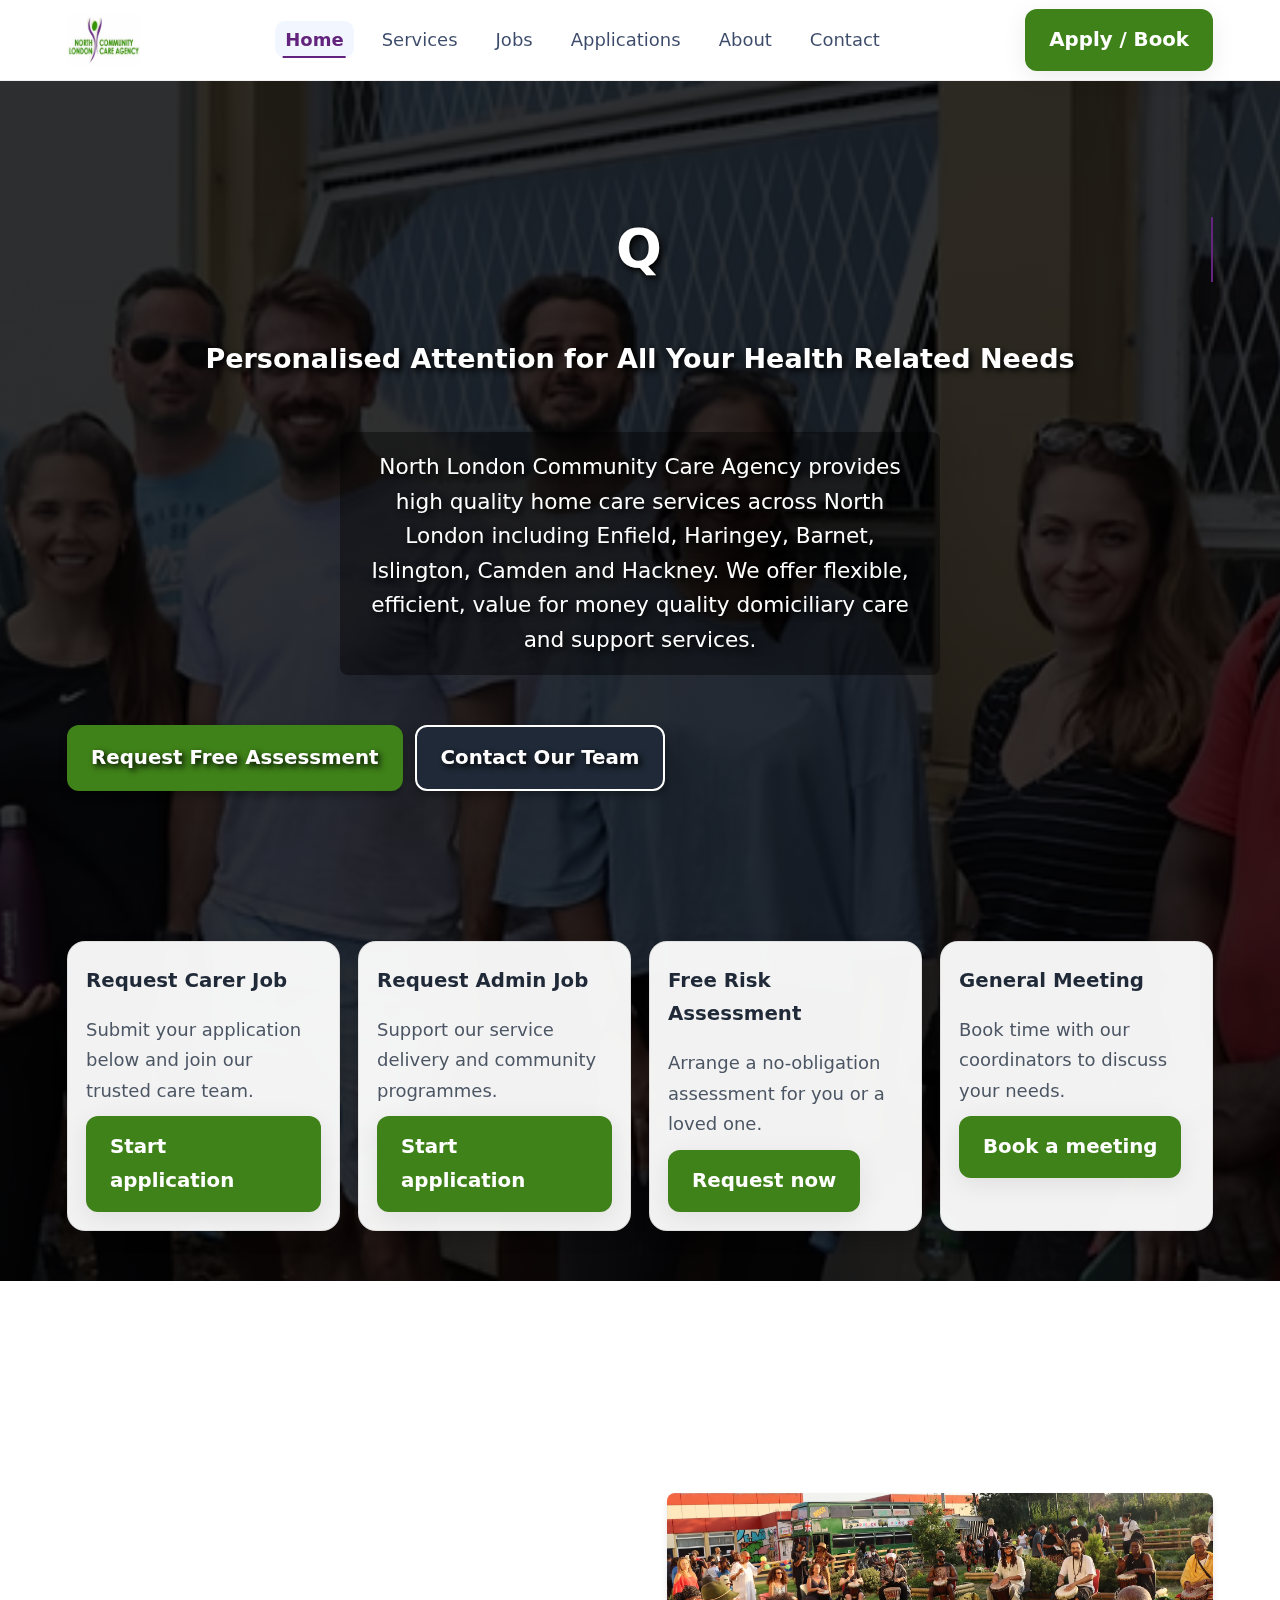
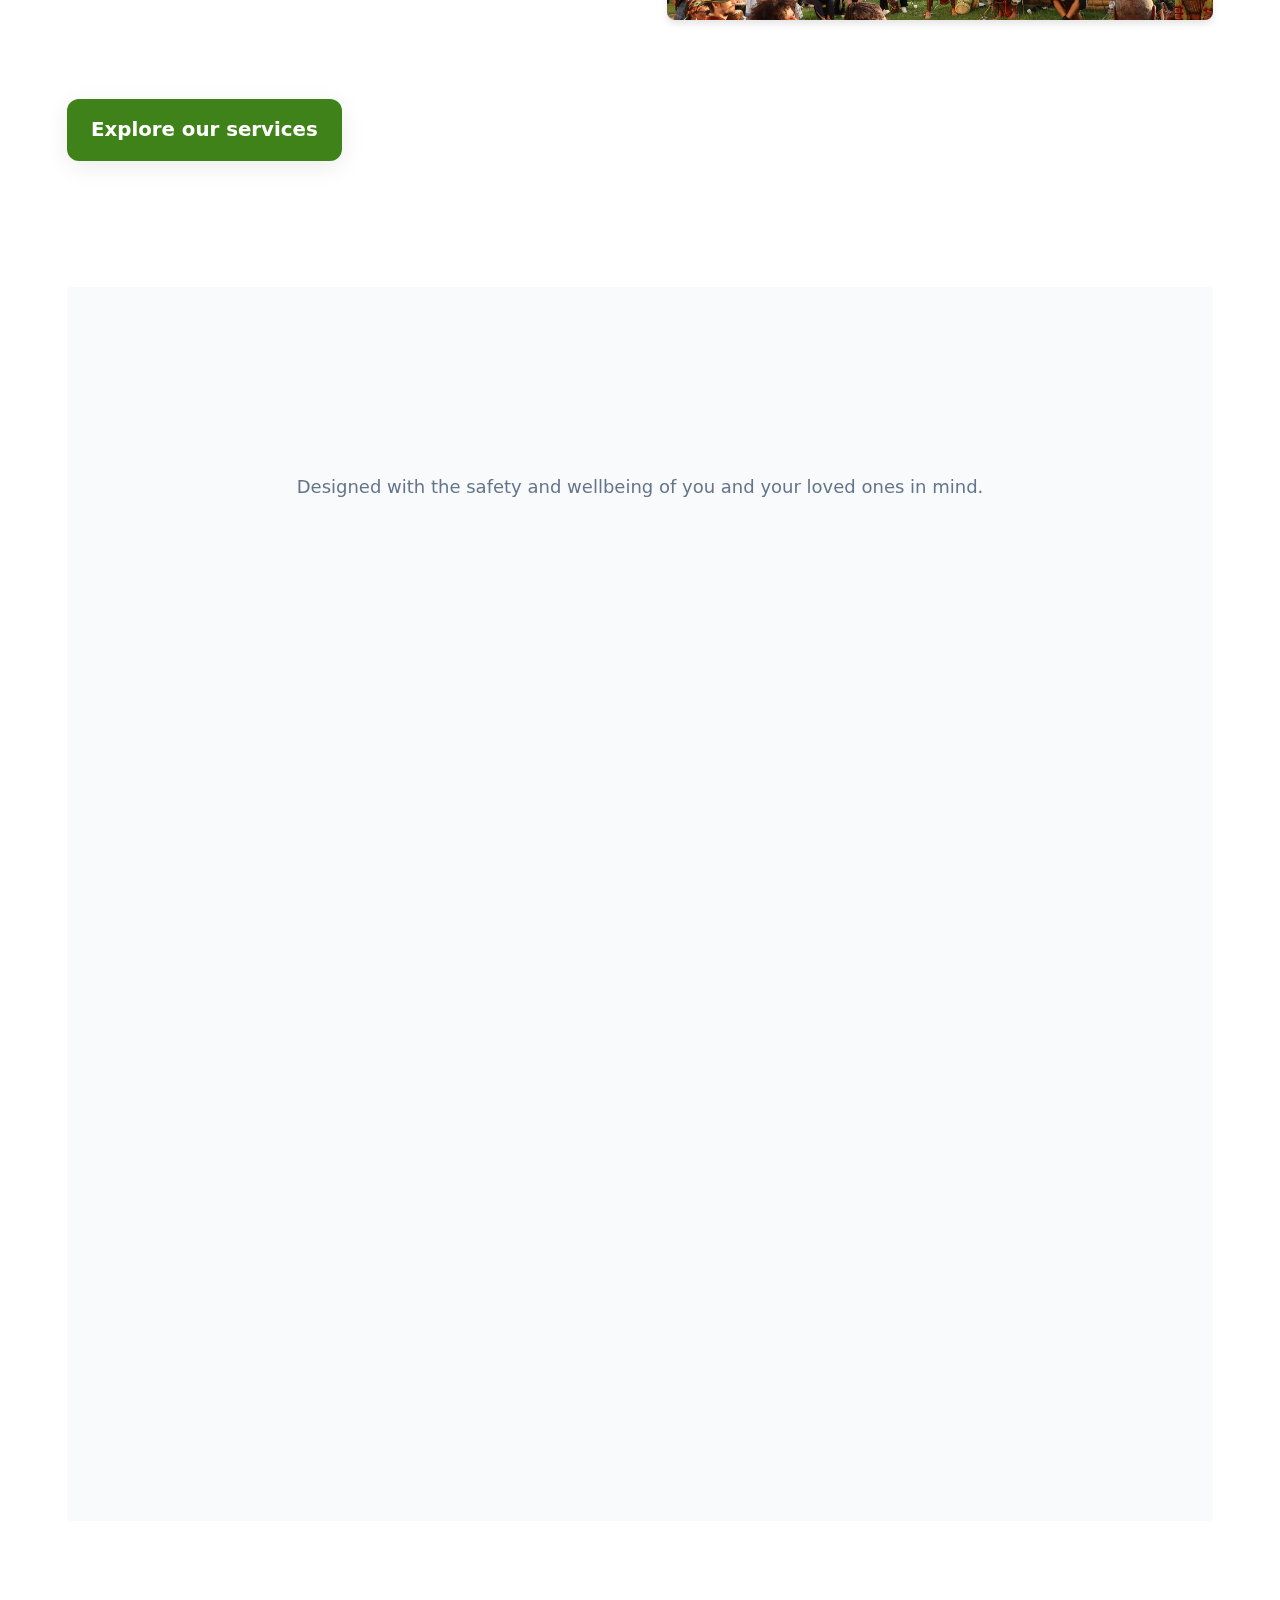
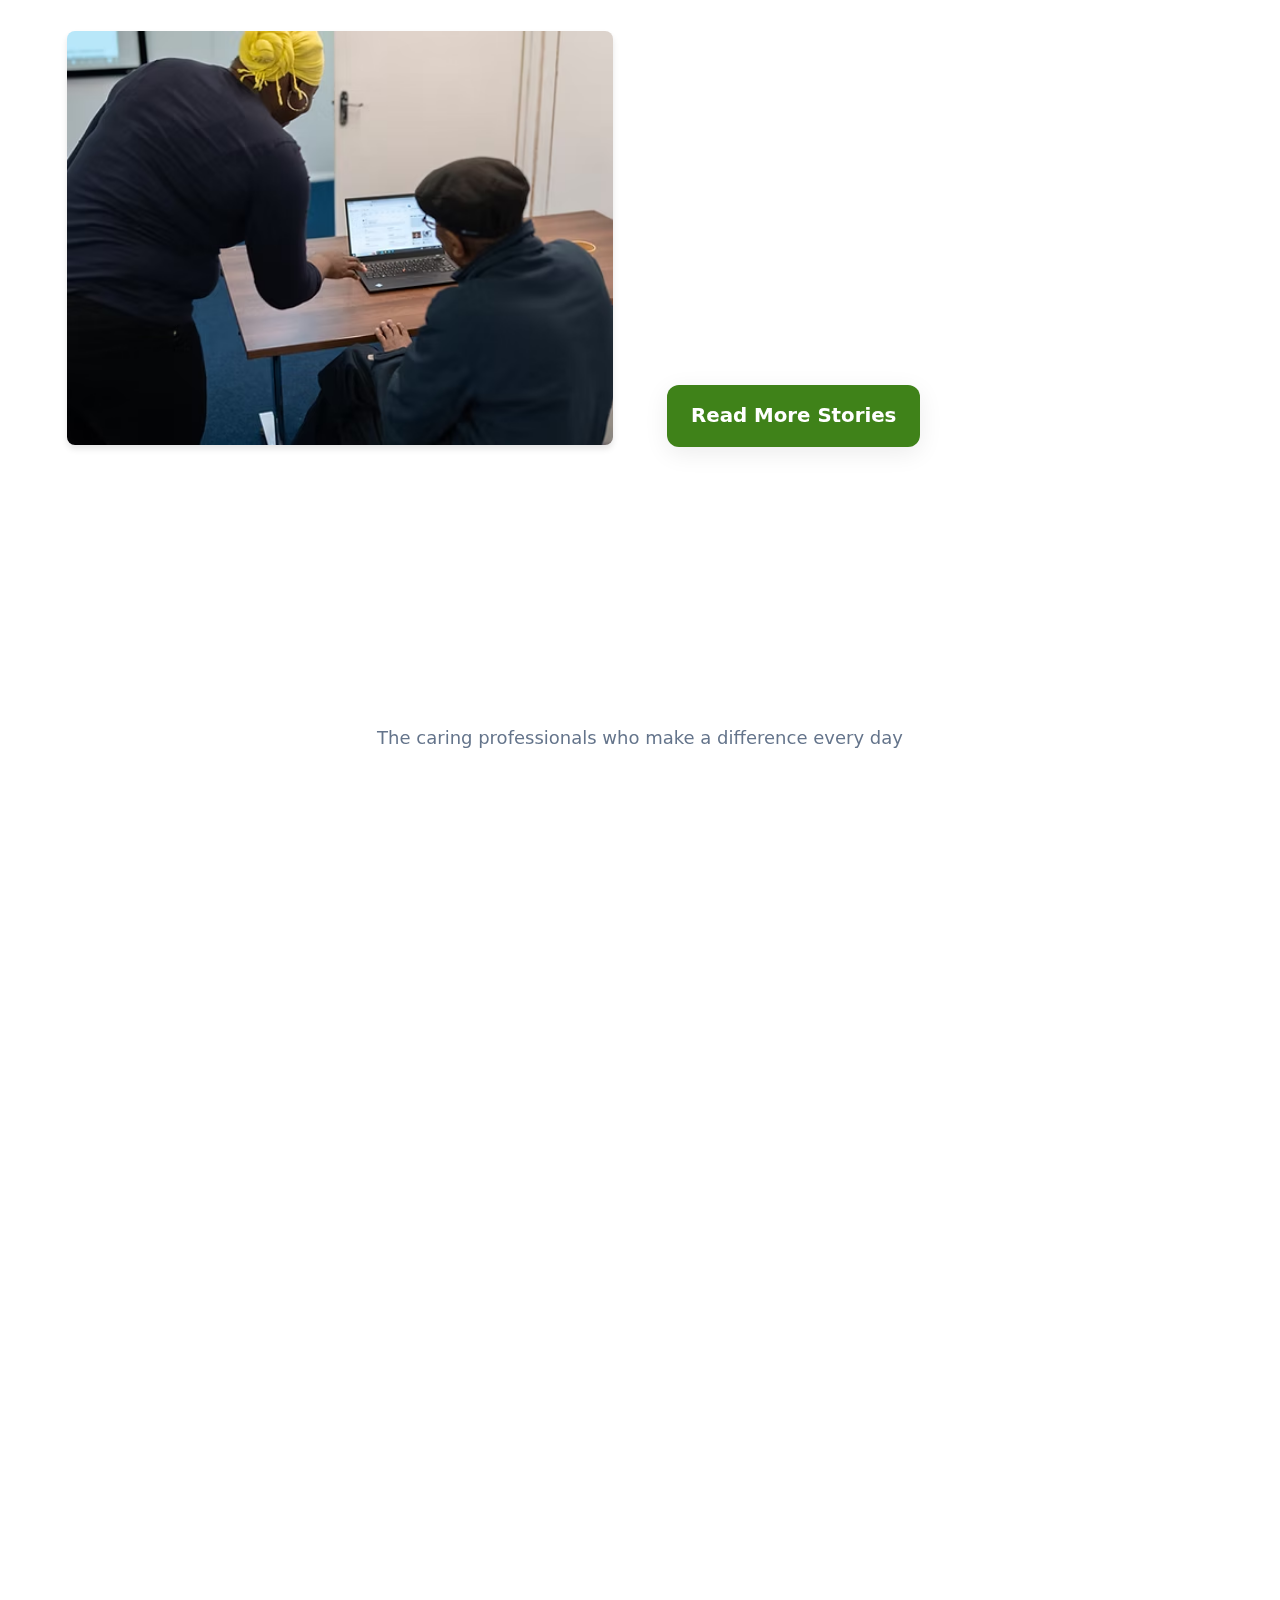
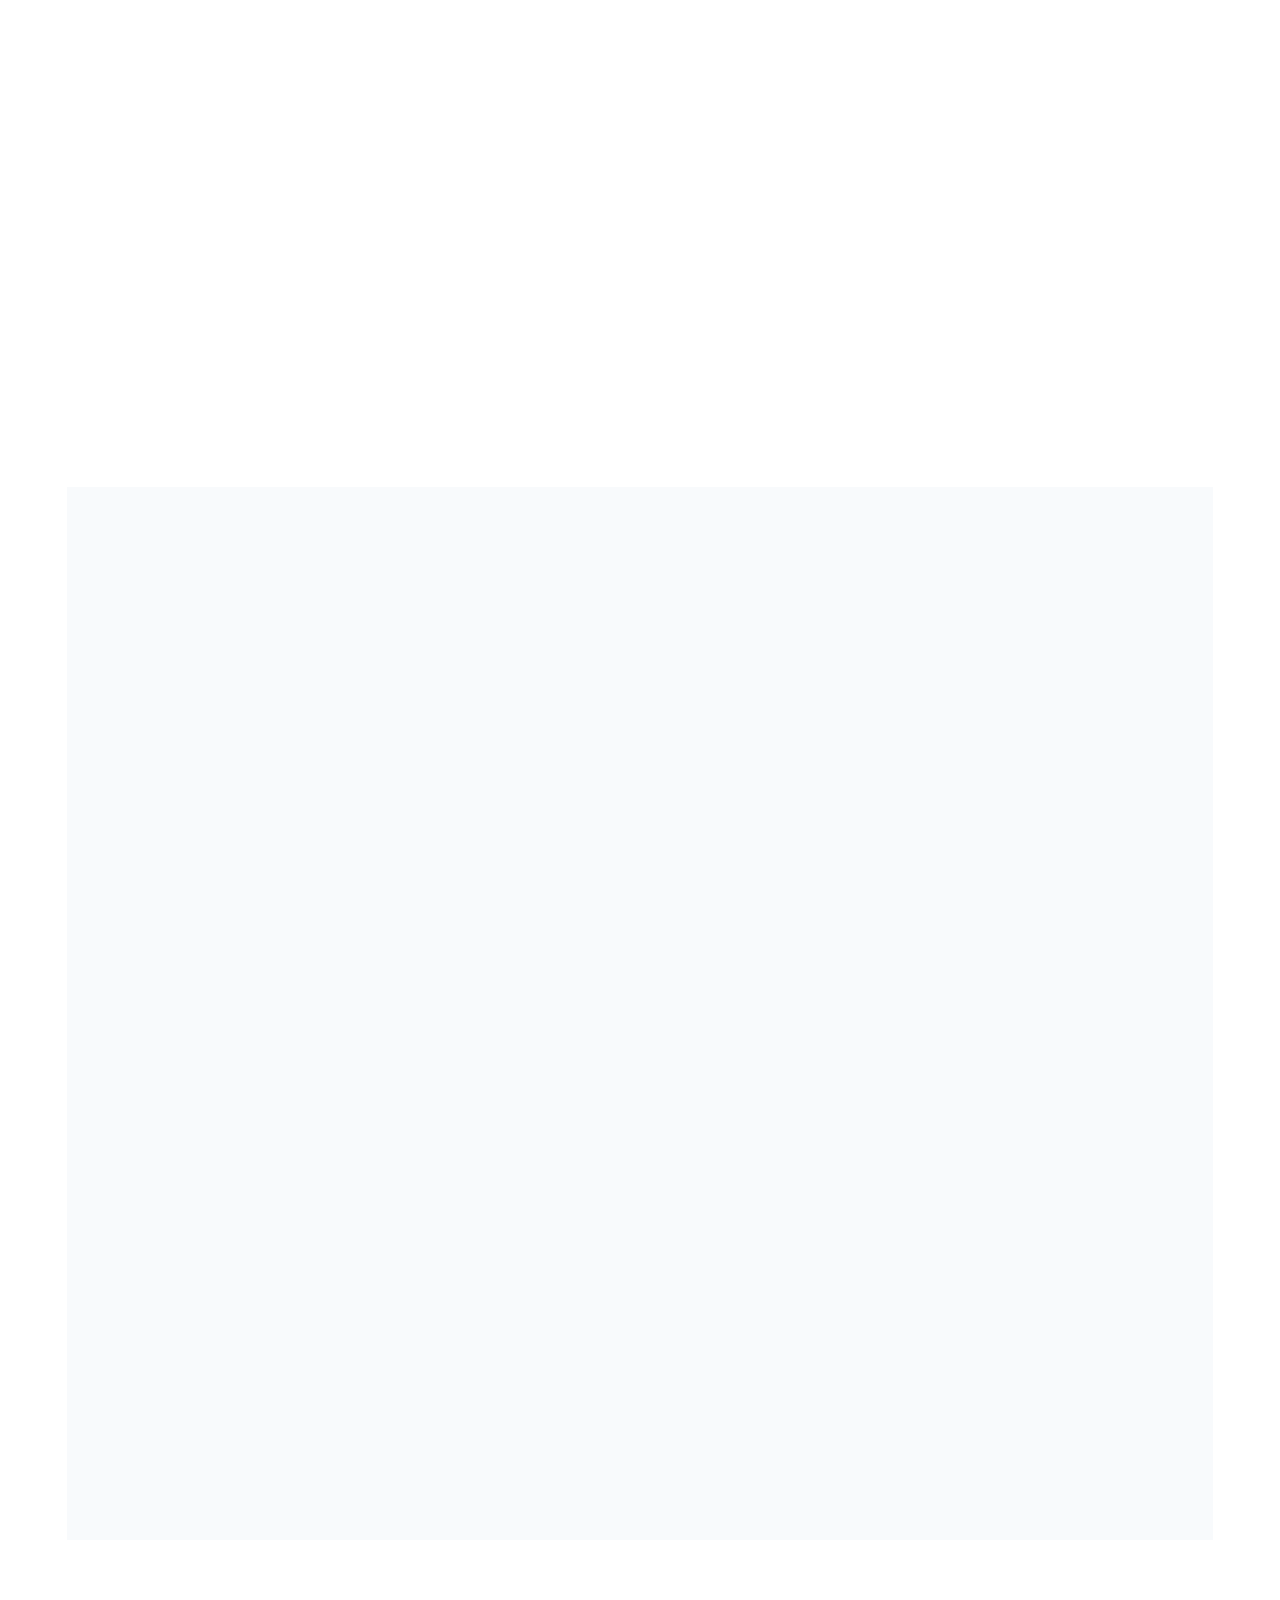
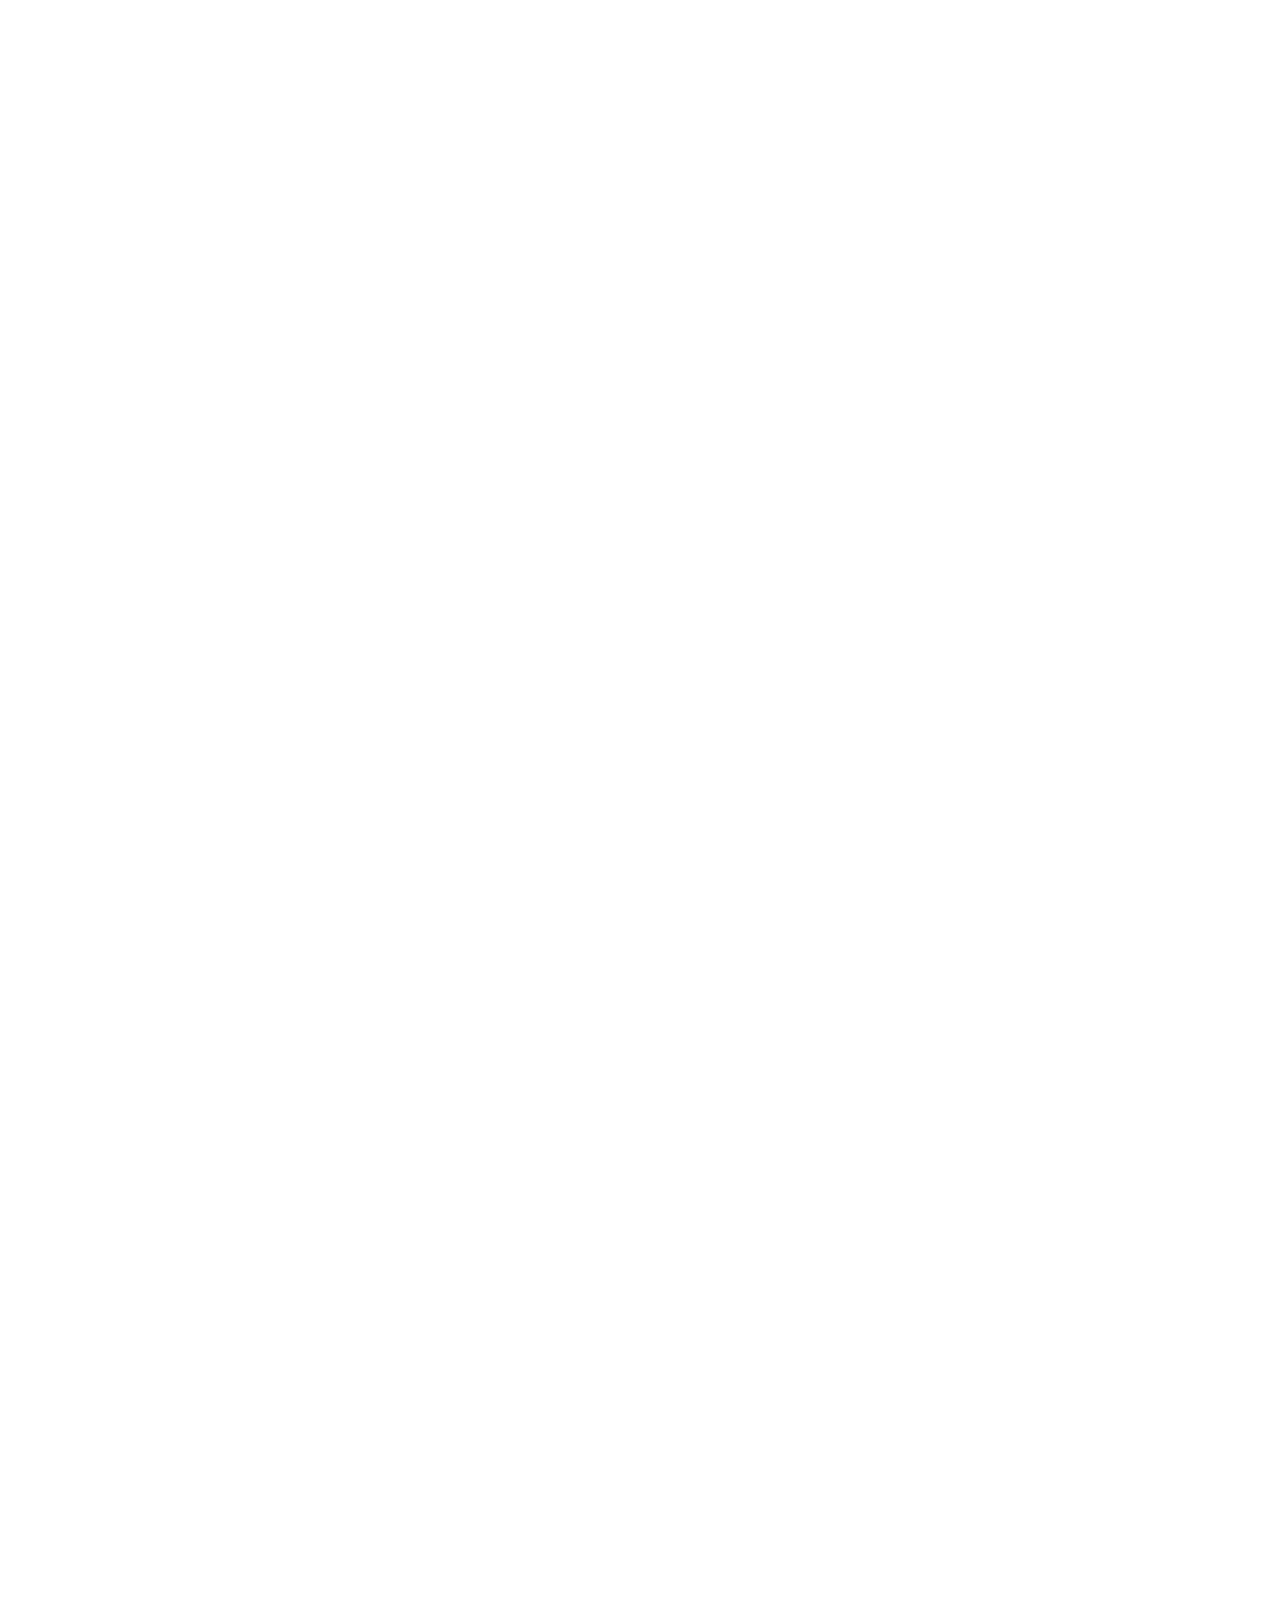
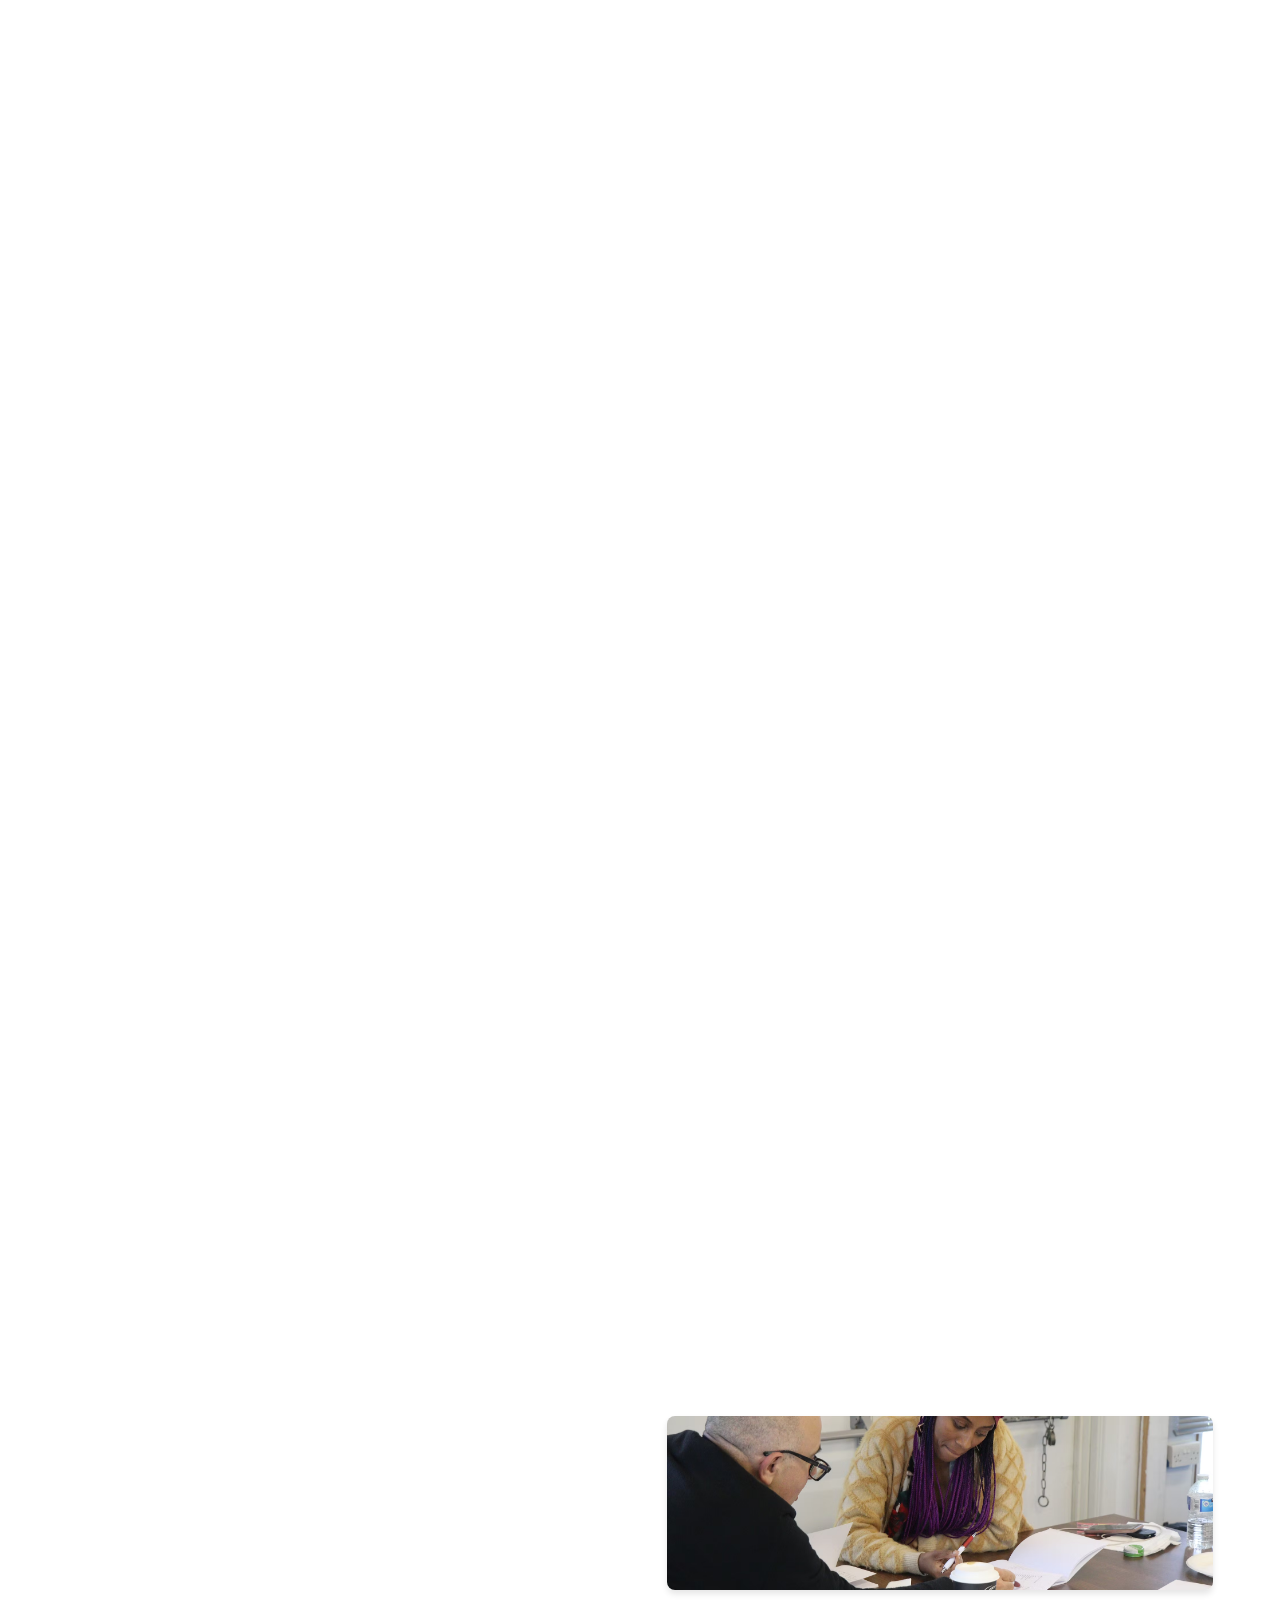
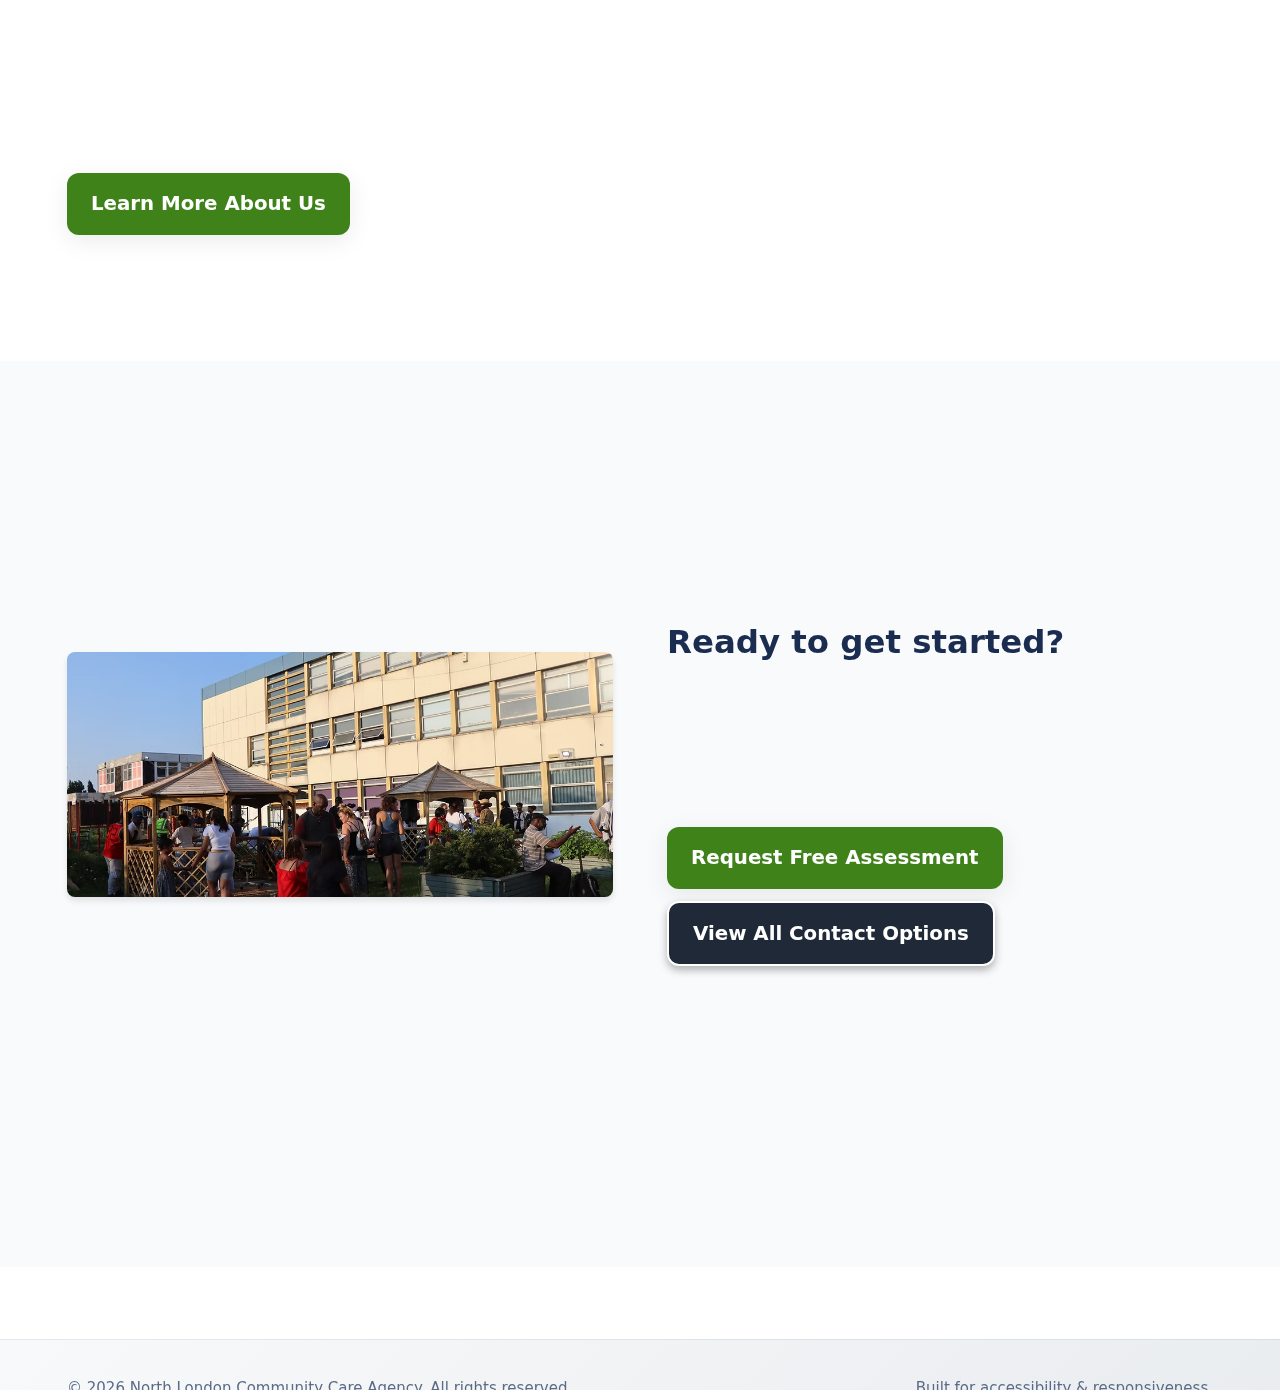
<file: index.html>
<!DOCTYPE html>
<html lang="en">
<head>
  <meta charset="utf-8" />
  <meta name="viewport" content="width=device-width, initial-scale=1" />
  <title>NLCCA - North London Community Care Agency</title>
  <meta name="description" content="Quality domiciliary care services across North London — professional home care, jobs and applications from NLCCA." />
  <link rel="stylesheet" href="styles.css" />
</head>
<body>
  <a class="skip-link" href="#main">Skip to content</a>

  <!-- ===================== Header ===================== -->
  <header aria-label="Primary">
    <div class="container nav">
      <div class="brand">
        <img src="images/nlcca-logo.png" alt="NLCCA - North London Community Care Agency" class="brand-logo" />
      </div>
      <nav aria-label="Main">
        <ul>
          <li><a href="index.html" class="active">Home</a></li>
          <li><a href="services.html">Services</a></li>
          <li><a href="jobs.html">Jobs</a></li>
          <li><a href="applications.html">Applications</a></li>
          <li><a href="about.html">About</a></li>
          <li><a href="contact.html">Contact</a></li>
        </ul>
      </nav>
      <a class="cta" href="applications.html" aria-label="Apply or book an appointment">Apply / Book</a>
    </div>
  </header>

  <!-- ===================== Hero ===================== -->
  <section class="hero" id="home" style="background: linear-gradient(rgba(0,0,0,0.8), rgba(0,0,0,0.8)), url('images/8f57ee_089675320cd6433985c76657a0172d8d~mv2.avif') center/cover;">
    <div class="container wrap">
      <div class="stack" style="color: white; text-align: center; padding: 4rem 0; text-shadow: 3px 3px 6px rgba(0,0,0,1);">
        <h1 style="font-size: 3rem; margin-bottom: 1rem; font-weight: 700; color: white;">Quality Care You Can Trust</h1>
        <h2 style="font-size: 1.5rem; font-weight: 600; margin-bottom: 2rem; color: white;">Personalised Attention for All Your Health Related Needs</h2>
        <p class="lede" style="max-width: 600px; margin: 0 auto 2rem; font-size: 1.2rem; line-height: 1.6; font-weight: 500; background: rgba(0,0,0,0.4); padding: 1rem; border-radius: 8px; color: white;">North London Community Care Agency provides high quality home care services across North London including Enfield, Haringey, Barnet, Islington, Camden and Hackney. We offer flexible, efficient, value for money quality domiciliary care and support services.</p>
        <div class="hero-actions">
          <a class="cta" href="applications.html" style="background: #3F8219; border: none; font-weight: 600; box-shadow: 0 4px 8px rgba(0,0,0,0.3); color: white;">Request Free Assessment</a>
          <a class="cta secondary" href="contact.html" style="background: #1f2937; border: 2px solid white; color: white; font-weight: 600; box-shadow: 0 4px 8px rgba(0,0,0,0.3);">Contact Our Team</a>
        </div>
      </div>

      <div class="grid quick-actions" style="margin-top: 3rem;">
        <article class="card soft" style="background: rgba(255,255,255,0.95); backdrop-filter: blur(5px); box-shadow: 0 8px 16px rgba(0,0,0,0.2);">
          <h3 style="color: #1f2937;">Request Carer Job</h3>
          <p style="color: #4b5563;">Submit your application below and join our trusted care team.</p>
          <p><a class="cta" href="applications.html" style="background: #3F8219; color: white;">Start application</a></p>
        </article>
        <article class="card soft" style="background: rgba(255,255,255,0.95); backdrop-filter: blur(5px); box-shadow: 0 8px 16px rgba(0,0,0,0.2);">
          <h3 style="color: #1f2937;">Request Admin Job</h3>
          <p style="color: #4b5563;">Support our service delivery and community programmes.</p>
          <p><a class="cta" href="applications.html" style="background: #3F8219; color: white;">Start application</a></p>
        </article>
        <article class="card soft" style="background: rgba(255,255,255,0.95); backdrop-filter: blur(5px); box-shadow: 0 8px 16px rgba(0,0,0,0.2);">
          <h3 style="color: #1f2937;">Free Risk Assessment</h3>
          <p style="color: #4b5563;">Arrange a no‑obligation assessment for you or a loved one.</p>
          <p><a class="cta" href="applications.html" style="background: #3F8219; color: white;">Request now</a></p>
        </article>
        <article class="card soft" style="background: rgba(255,255,255,0.95); backdrop-filter: blur(5px); box-shadow: 0 8px 16px rgba(0,0,0,0.2);">
          <h3 style="color: #1f2937;">General Meeting</h3>
          <p style="color: #4b5563;">Book time with our coordinators to discuss your needs.</p>
          <p><a class="cta" href="contact.html" style="background: #3F8219; color: white;">Book a meeting</a></p>
        </article>
      </div>
    </div>
  </section>

  <main id="main" class="container">

    <!-- ===================== Welcome Section ===================== -->
    <section class="section">
      <div class="grid" style="grid-template-columns: 1fr 1fr; gap: 3rem; align-items: center;">
        <div>
          <h2 style="font-size: 2.5rem; margin-bottom: 1rem;">It's good to live the life you want</h2>
          <p class="lead">Your number one source for home care services across North London. We provide flexible and efficient domiciliary care and support services for people who need our help.</p>
          <p><a class="cta" href="services.html">Explore our services</a></p>
        </div>
        <div>
          <img src="images/8f57ee_751d6af75dbe4acf972a7349cec291d5~mv2.avif" alt="Professional carer assisting elderly client" style="width: 100%; border-radius: 8px; box-shadow: 0 4px 6px rgba(0,0,0,0.1);" />
        </div>
      </div>
    </section>

    <!-- ===================== Our Pillars ===================== -->
    <section class="section" style="background: #f8fafc; margin: 2rem 0; padding: 3rem 0;">
      <div class="container">
        <h2 style="text-align: center; font-size: 2.5rem; margin-bottom: 1rem;">Our four pillars of care</h2>
        <p style="text-align: center; margin-bottom: 3rem; color: #64748b;">Designed with the safety and wellbeing of you and your loved ones in mind.</p>
        
        <div class="grid" style="grid-template-columns: repeat(2, 1fr); gap: 2rem;">
          <div class="card" style="text-align: center; overflow: hidden;">
            <img src="images/8f57ee_72fd7a796b3147319a66ee452d849ae2~mv2.avif" alt="Home care services" style="width: 100%; height: 200px; object-fit: cover;" />
            <div style="padding: 1.5rem;">
              <h3>Extensive Experience</h3>
              <p>Years of learning from people like you, looking after your loved ones and constantly refining our care service.</p>
            </div>
          </div>
          
          <div class="card" style="text-align: center; overflow: hidden;">
            <img src="images/8f57ee_4dbc3aa7c1654f429db14a415319ddd0~mv2.avif" alt="Quality care you can count on" style="width: 100%; height: 200px; object-fit: cover;" />
            <div style="padding: 1.5rem;">
              <h3>Quality You Can Count On</h3>
              <p>We train our Care Experts, track your loved one's health, and keep you involved every step.</p>
            </div>
          </div>
          
          <div class="card" style="text-align: center; overflow: hidden;">
            <img src="images/8f57ee_a55c47652c254caeb9d64b077522d3bb~mv2.avif" alt="Local yet professional care" style="width: 100%; height: 200px; object-fit: cover;" />
            <div style="padding: 1.5rem;">
              <h3>Local Yet Professional</h3>
              <p>Community-focused to get to know you and match your loved one with the right care expert.</p>
            </div>
          </div>
          
          <div class="card" style="text-align: center; overflow: hidden;">
            <img src="images/8f57ee_5efe5a201c7a4110bf2bee6af133834b~mv2.avif" alt="End-to-end care" style="width: 100%; height: 200px; object-fit: cover;" />
            <div style="padding: 1.5rem;">
              <h3>End-to-End Care</h3>
              <p>From companionship for a few hours a week to complex 24/7 care, we meet all your needs.</p>
            </div>
          </div>
        </div>
      </div>
    </section>

    <!-- ===================== Care Stories ===================== -->
    <section class="section">
      <div class="grid" style="grid-template-columns: 1fr 1fr; gap: 3rem; align-items: center;">
        <div>
          <img src="images/8f57ee_aa6d2d9b474941d6bed0b96f4bfe474d~mv2.avif" alt="Carer helping with daily activities" style="width: 100%; border-radius: 8px; box-shadow: 0 4px 6px rgba(0,0,0,0.1);" />
        </div>
        <div>
          <h2 style="font-size: 2.5rem; margin-bottom: 1rem;">We have helped thousands of people feel like themselves</h2>
          <p class="lead">Hear how NLCCA has empowered customers across North London to live life on their terms.</p>
          <p><a class="cta" href="about.html">Read More Stories</a></p>
        </div>
      </div>
    </section>

    <!-- ===================== Meet Our Team ===================== -->
    <section class="section">
      <div class="container">
        <h2 style="text-align: center; font-size: 2.5rem; margin-bottom: 1rem;">Meet Our Team</h2>
        <p style="text-align: center; margin-bottom: 3rem; color: #64748b;">The caring professionals who make a difference every day</p>
        
        <div class="grid" style="grid-template-columns: repeat(auto-fit, minmax(250px, 1fr)); gap: 2rem; margin-bottom: 3rem;">
          <div class="card" style="overflow: hidden; box-shadow: 0 4px 6px rgba(0,0,0,0.1);">
            <img src="images/NLCCA staff 1.jpg" alt="NLCCA staff member providing quality care" style="width: 100%; height: 300px; object-fit: cover;" />
          </div>
          <div class="card" style="overflow: hidden; box-shadow: 0 4px 6px rgba(0,0,0,0.1);">
            <img src="images/NLCCA staff 2.jpg" alt="NLCCA care professional" style="width: 100%; height: 300px; object-fit: cover;" />
          </div>
          <div class="card" style="overflow: hidden; box-shadow: 0 4px 6px rgba(0,0,0,0.1);">
            <img src="images/NLCCA staff 3.jpg" alt="NLCCA team member" style="width: 100%; height: 300px; object-fit: cover;" />
          </div>
        </div>
        
        <div class="grid" style="grid-template-columns: 1fr 1fr; gap: 2rem; margin-bottom: 3rem;">
          <div class="card" style="overflow: hidden; box-shadow: 0 4px 6px rgba(0,0,0,0.1);">
            <img src="images/NLCCA staff in trainig.jpg" alt="NLCCA staff in professional training" style="width: 100%; height: 350px; object-fit: cover;" />
          </div>
          <div class="card" style="overflow: hidden; box-shadow: 0 4px 6px rgba(0,0,0,0.1);">
            <img src="images/8f57ee_5e18489bd7904e70b7ece08ca53ba364~mv2.avif" alt="NLCCA staff providing care services" style="width: 100%; height: 350px; object-fit: cover;" />
          </div>
        </div>
        
        <div class="grid" style="grid-template-columns: repeat(auto-fit, minmax(250px, 1fr)); gap: 2rem;">
          <div class="card" style="overflow: hidden; box-shadow: 0 4px 6px rgba(0,0,0,0.1);">
            <img src="images/NLCCA staff.jpg" alt="NLCCA professional team" style="width: 100%; height: 300px; object-fit: cover;" />
          </div>
          <div class="card" style="overflow: hidden; box-shadow: 0 4px 6px rgba(0,0,0,0.1);">
            <img src="images/NLCCA staff at work.jpg" alt="NLCCA staff working with clients" style="width: 100%; height: 300px; object-fit: cover;" />
          </div>
          <div class="card" style="overflow: hidden; box-shadow: 0 4px 6px rgba(0,0,0,0.1);">
            <img src="images/8f57ee_9a53110a5a834221b418b35fa246b771~mv2.avif" alt="NLCCA care team" style="width: 100%; height: 300px; object-fit: cover;" />
          </div>
        </div>
      </div>
    </section>

    <!-- ===================== Real People, Real Care ===================== -->
    <section class="section" style="background: #f8fafc; margin: 2rem 0; padding: 3rem 0;">
      <div class="container">
        <h2 style="text-align: center; font-size: 2.5rem; margin-bottom: 3rem;">Real people, real care</h2>
        
        <div class="grid" style="grid-template-columns: repeat(auto-fit, minmax(300px, 1fr)); gap: 2rem;">
          <div class="card" style="padding: 2rem; text-align: center; display: flex; flex-direction: column;">
            <img src="images/8f57ee_fda8d65915ac4e1ca50df5ff208eea4b~mv2.avif" alt="Happy client testimonial" style="width: 80px; height: 80px; border-radius: 50%; object-fit: cover; margin: 0 auto 1rem;" />
            <blockquote style="font-style: italic; margin-bottom: auto; flex-grow: 1;">"Just to let you know I am very satisfied with the service your company and carers are offering me since I came into your care. It has been an excellent service, you check in on me from time to time ask how I'm doing and if the carers are treating me with dignity which I really appreciate."</blockquote>
            <cite style="font-weight: bold; margin-top: 1rem;">Ramchram Thakkur</cite>
          </div>
          
          <div class="card" style="padding: 2rem; text-align: center; display: flex; flex-direction: column;">
            <img src="images/8f57ee_c3d9c358edf04c61bde0129fb2515caf~mv2.avif" alt="Satisfied family member" style="width: 80px; height: 80px; border-radius: 50%; object-fit: cover; margin: 0 auto 1rem;" />
            <blockquote style="font-style: italic; margin-bottom: auto; flex-grow: 1;">"This care agency is extremely supportive, friendly, I would recommend any one to go this care agency they are very caring."</blockquote>
            <cite style="font-weight: bold; margin-top: 1rem;">Margaret Yibraim Baba</cite>
          </div>
          
          <div class="card" style="padding: 2rem; text-align: center; display: flex; flex-direction: column;">
            <img src="images/8f57ee_d380f90aa72f44b5afb4fd1b59db6e86~mv2.avif" alt="Grateful client" style="width: 80px; height: 80px; border-radius: 50%; object-fit: cover; margin: 0 auto 1rem;" />
            <blockquote style="font-style: italic; margin-bottom: auto; flex-grow: 1;">"Very good service and lovely people to talk to, always ready to help you. The carers feel like family now."</blockquote>
            <cite style="font-weight: bold; margin-top: 1rem;">Mohamed A. - Camden</cite>
          </div>
        </div>
      </div>
    </section>

    <!-- ===================== Get Started ===================== -->
    <section class="section text-center">
      <div class="card fade-in-up">
        <h2>Ready to Get Started?</h2>
        <p class="lead">Whether you require care services or are seeking a meaningful career in care, we’re here to help.</p>
        <div class="hero-actions" style="justify-content: center; margin-top: 2rem;">
          <a class="cta" href="applications.html" style="background: #3F8219; color: white;">Request Free Assessment</a>
          <a class="cta secondary" href="contact.html" style="background: #1f2937; color: white;">Contact Our Team</a>
        </div>
      </div>
    </section>

  </main>
  <section id="jobs" class="section">
    <div class="container">
      <h2>View Job Openings</h2>
      <p class="lead">We're always looking for committed people. Apply online — quick and accessible.</p>
      <div class="grid jobs">
        <article class="card job">
          <div class="pill">Role: Care Assistant</div>
          <div class="meta">
            <span class="pill">Part‑time</span>
            <span class="pill">East London</span>
            <span class="pill">£12–£14 / hr</span>
          </div>
          <p>Provide person‑centred support in clients’ homes, including personal care, medication prompts and welfare checks.</p>
          <p><a class="cta" href="#application-form">Apply now</a></p>
        </article>

        <article class="card job">
          <div class="pill">Role: Admin Assistant</div>
          <div class="meta">
            <span class="pill">Full‑time</span>
            <span class="pill">Remote / Office Hybrid</span>
            <span class="pill">£23–£26k</span>
          </div>
          <p>Support scheduling, compliance checks and community enquiries. Strong communication and organisation required.</p>
          <p><a class="cta" href="#application-form">Apply now</a></p>
        </article>
      </div>
    </div>
  </section>

  <!-- ===================== Applications ===================== -->
  <section id="applications" class="section">
    <div class="container">
      <h2>Applications</h2>
      <p class="lead">Complete the appropriate form. We'll reply within 2 working days.</p>

      <div class="grid forms-grid">
        <!-- Job Application -->
        <form id="application-form" class="card" aria-labelledby="job-apply-title" method="post" action="#">
          <h3 id="job-apply-title">Job Application</h3>
          <p class="help">Fields marked * are required.</p>

          <div class="field">
            <label for="role">Role *</label>
            <select id="role" name="role" required>
              <option value="">Select a role…</option>
              <option>Care Assistant</option>
              <option>Admin Assistant</option>
              <option>Other</option>
            </select>
          </div>

          <div class="field">
            <label for="name">Full name *</label>
            <input id="name" name="name" autocomplete="name" required />
          </div>

          <div class="field">
            <label for="email">Email *</label>
            <input id="email" name="email" type="email" autocomplete="email" required />
          </div>

          <div class="field">
            <label for="phone">Phone *</label>
            <input id="phone" name="phone" type="tel" autocomplete="tel" required />
          </div>

          <div class="field">
            <label for="eligibility">Eligibility to work in UK *</label>
            <select id="eligibility" name="eligibility" required>
              <option value="">Select…</option>
              <option>Yes</option>
              <option>No</option>
            </select>
          </div>

          <div class="field">
            <label for="dbs">DBS status *</label>
            <select id="dbs" name="dbs" required>
              <option value="">Select…</option>
              <option>Up‑to‑date DBS</option>
              <option>Need new DBS</option>
            </select>
          </div>

          <div class="field">
            <label for="experience">Experience (brief) *</label>
            <textarea id="experience" name="experience" required></textarea>
          </div>

          <div class="field">
            <label for="availability">Availability *</label>
            <input id="availability" name="availability" placeholder="e.g., weekdays 9–3, weekends" required />
          </div>

          <div class="field">
            <label for="cv">Link to CV (URL)</label>
            <input id="cv" name="cv" type="url" placeholder="https://…" />
            <p class="help">HTML/CSS‑only demo: use a share link to your CV. (On production we’ll enable file upload.)</p>
          </div>

          <div class="field">
            <label>
              <input type="checkbox" required name="consent" />
              I agree to the processing of my data for recruitment purposes. *
            </label>
          </div>

          <button class="cta" type="submit" style="background: #3F8219; color: white;">Send application</button>
        </form>

        <!-- Risk Assessment Request -->
        <form id="risk-form" class="card" method="post" action="#" aria-labelledby="risk-title">
          <h3 id="risk-title">Free Risk Assessment</h3>
          <div class="field">
            <label for="r-name">Your name *</label>
            <input id="r-name" name="name" required />
          </div>
          <div class="field">
            <label for="r-email">Email *</label>
            <input id="r-email" name="email" type="email" required />
          </div>
          <div class="field">
            <label for="r-postcode">Postcode *</label>
            <input id="r-postcode" name="postcode" required />
          </div>
          <div class="field">
            <label for="r-notes">Notes</label>
            <textarea id="r-notes" name="notes" placeholder="Tell us about needs, times and risks."></textarea>
          </div>
          <button class="cta" type="submit" style="background: #3F8219; color: white;">Request assessment</button>
        </form>

        <!-- General Meeting -->
        <form id="meeting-form" class="card" method="post" action="#" aria-labelledby="meeting-title">
          <h3 id="meeting-title">General Meeting</h3>
          <div class="field">
            <label for="m-name">Your name *</label>
            <input id="m-name" name="name" required />
          </div>
          <div class="field">
            <label for="m-email">Email *</label>
            <input id="m-email" name="email" type="email" required />
          </div>
          <div class="field">
            <label for="m-topic">Topic *</label>
            <input id="m-topic" name="topic" placeholder="What would you like to discuss?" required />
          </div>
          <div class="field">
            <label for="m-prefer">Preferred time</label>
            <input id="m-prefer" name="preferred_time" placeholder="e.g., Tue mornings" />
          </div>
          <button class="cta" type="submit" style="background: #3F8219; color: white;">Book meeting</button>
        </form>
      </div>
    </section>

    <!-- ===================== About ===================== -->
    <section id="about" class="section">
      <div class="container">
        <div class="grid" style="grid-template-columns: 1fr 1fr; gap: 3rem; align-items: center;">
          <div>
            <h2 style="font-size: 2.5rem; margin-bottom: 1rem;">About NLCCA</h2>
            <p class="lead">At North London Community Care Agency (NLCCA), we provide a wide range of home health care services throughout the Greater London Area. Our staff goes above and beyond to make sure you get the best quality care possible.</p>
            <div class="card" style="margin-top: 1.5rem;">
              <p class="badge" aria-label="Service commitment">Professional <span aria-hidden="true">•</span> <strong>TRAINED STAFF</strong></p>
              <p>NLCCA is non-discriminatory and serves all Service Users regardless of race, nationality, language, religion or beliefs. We provide flexible, efficient, value for money quality domiciliary care and support services from simple domestic assistance through to full complex 24-hour packages.</p>
            </div>
            <p style="margin-top: 1.5rem;"><a class="cta" href="about.html">Learn More About Us</a></p>
          </div>
          <div>
            <img src="images/8f57ee_b6a11c3a151743c986aec687ce8d5b3d~mv2.avif" alt="NLCCA team providing professional care" style="width: 100%; border-radius: 8px; box-shadow: 0 4px 6px rgba(0,0,0,0.1);" />
          </div>
        </div>
      </div>
    </section>

    <!-- ===================== Contact ===================== -->
    <section id="contact" class="section" style="background: #f8fafc; margin: 2rem 0; padding: 3rem 0;">
      <div class="container">
        <h2 style="text-align: center; font-size: 2.5rem; margin-bottom: 3rem;">Get in Touch</h2>
        
        <div class="grid" style="grid-template-columns: 1fr 1fr; gap: 3rem; align-items: center; margin-bottom: 3rem;">
          <div>
            <img src="images/8f57ee_c3d9c358edf04c61bde0129fb2515caf~mv2.avif" alt="Contact NLCCA team" style="width: 100%; border-radius: 8px; box-shadow: 0 4px 6px rgba(0,0,0,0.1);" />
          </div>
          <div>
            <h3 style="font-size: 1.8rem; margin-bottom: 1rem;">Ready to get started?</h3>
            <p class="lead">Contact us today for a free consultation, risk assessment, or to discuss your care needs. Our friendly team is here to help.</p>
            <div class="hero-actions" style="margin-top: 2rem;">
              <a class="cta" href="applications.html">Request Free Assessment</a>
              <a class="cta secondary" href="contact.html" style="background: #1f2937; border: 2px solid white; color: white; font-weight: 600; box-shadow: 0 4px 8px rgba(0,0,0,0.3);">View All Contact Options</a>
            </div>
          </div>
        </div>
        
        <div class="grid contact-cards">
          <div class="card" style="text-align: center;">
            <h3>📞 Call</h3>
            <p class="lead">+44 (0)20 0000 0000</p>
            <p class="help">Mon–Fri, 9:00–17:00</p>
          </div>
          <div class="card" style="text-align: center;">
            <h3>✉️ Email</h3>
            <p class="lead"><a href="mailto:info@nlcca.org">info@nlcca.org</a></p>
            <p class="help">General enquiries and referrals</p>
          </div>
          <div class="card" style="text-align: center;">
            <h3>📍 Address</h3>
            <p>NLCCA House<br/>123 High Street<br/>North London, N1 1AA</p>
          </div>
        </div>
      </div>
    </section>

  <footer>
    <div class="container">
      <div class="grid" style="grid-template-columns: 1fr auto; align-items:center; gap:10px">
        <small>© <span id="y"></span> North London Community Care Agency. All rights reserved.</small>
        <small>Built for accessibility & responsiveness.</small>
      </div>
    </div>
    <script>
      // minimal JS just to keep the copyright year fresh (can be removed)
      document.getElementById('y').textContent = new Date().getFullYear();
    </script>
    <script src="animations.js"></script>
  </footer>
</body>
</html>
</file>
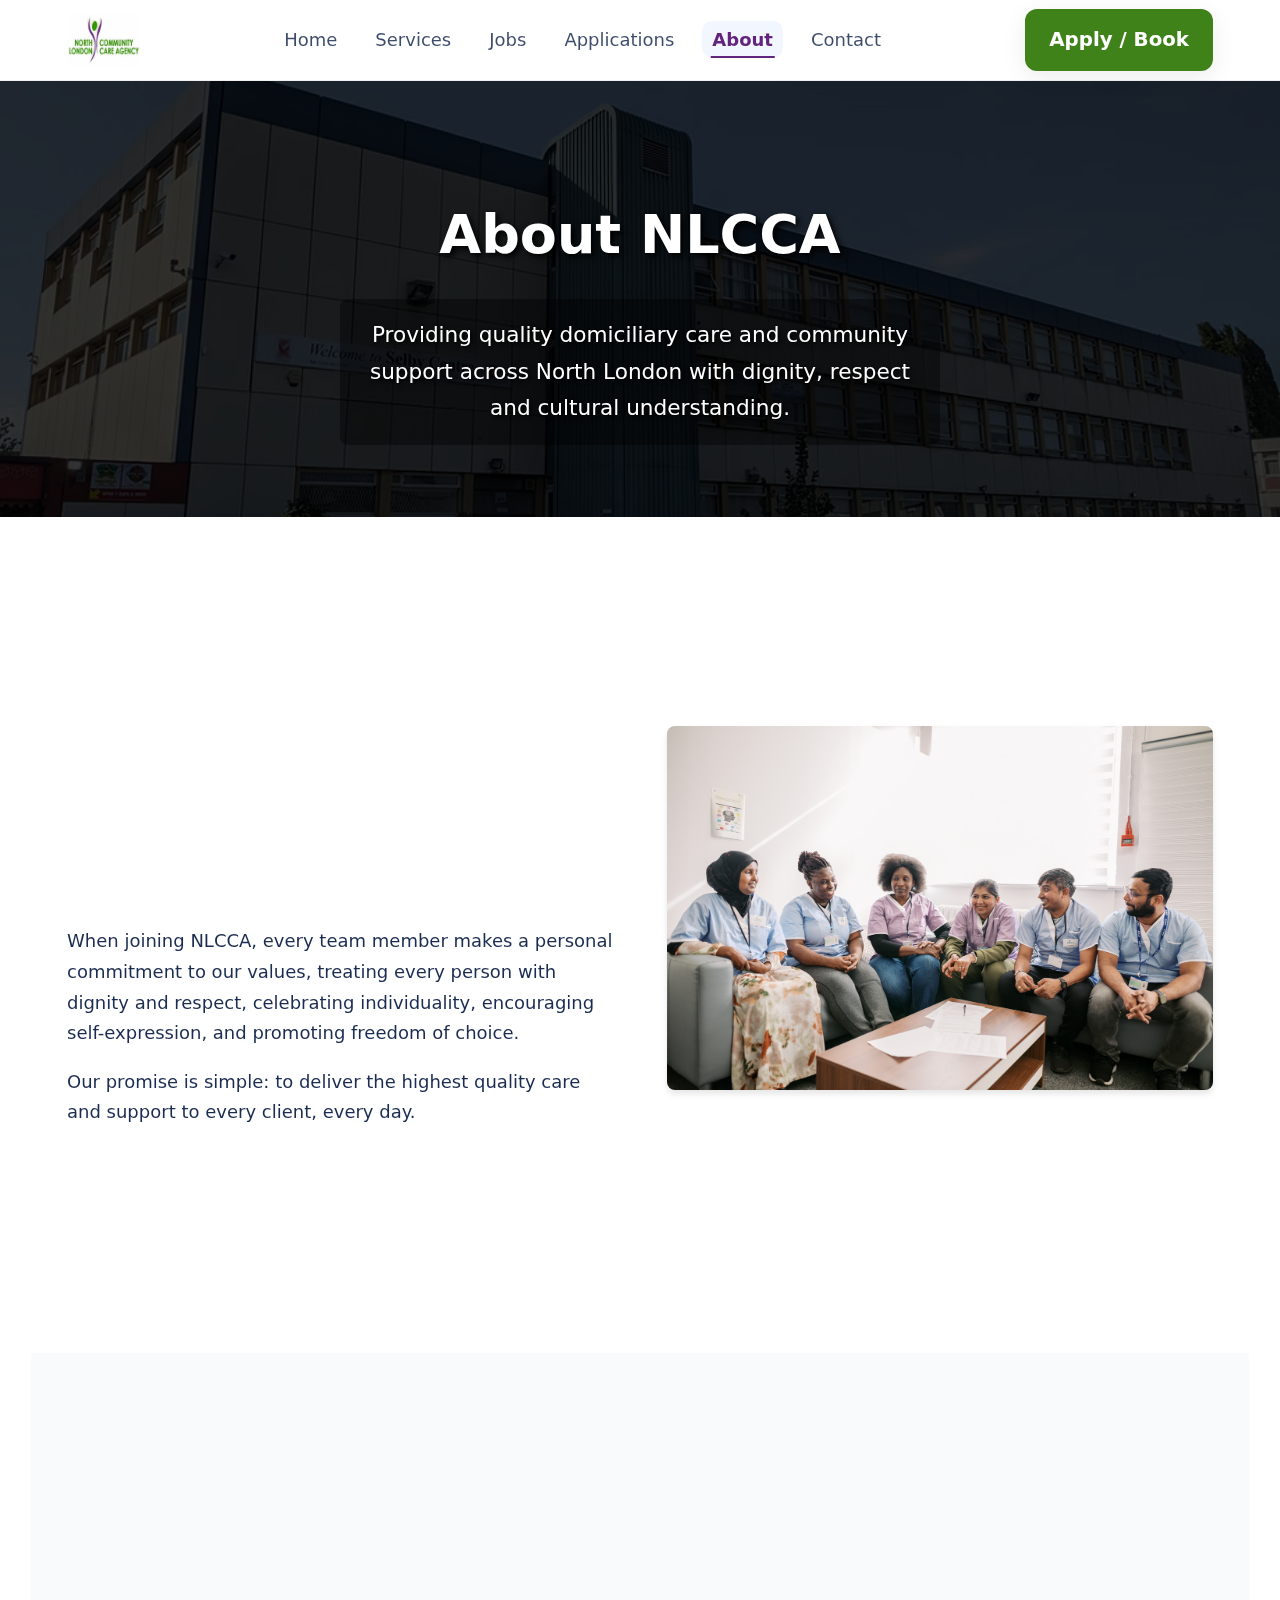
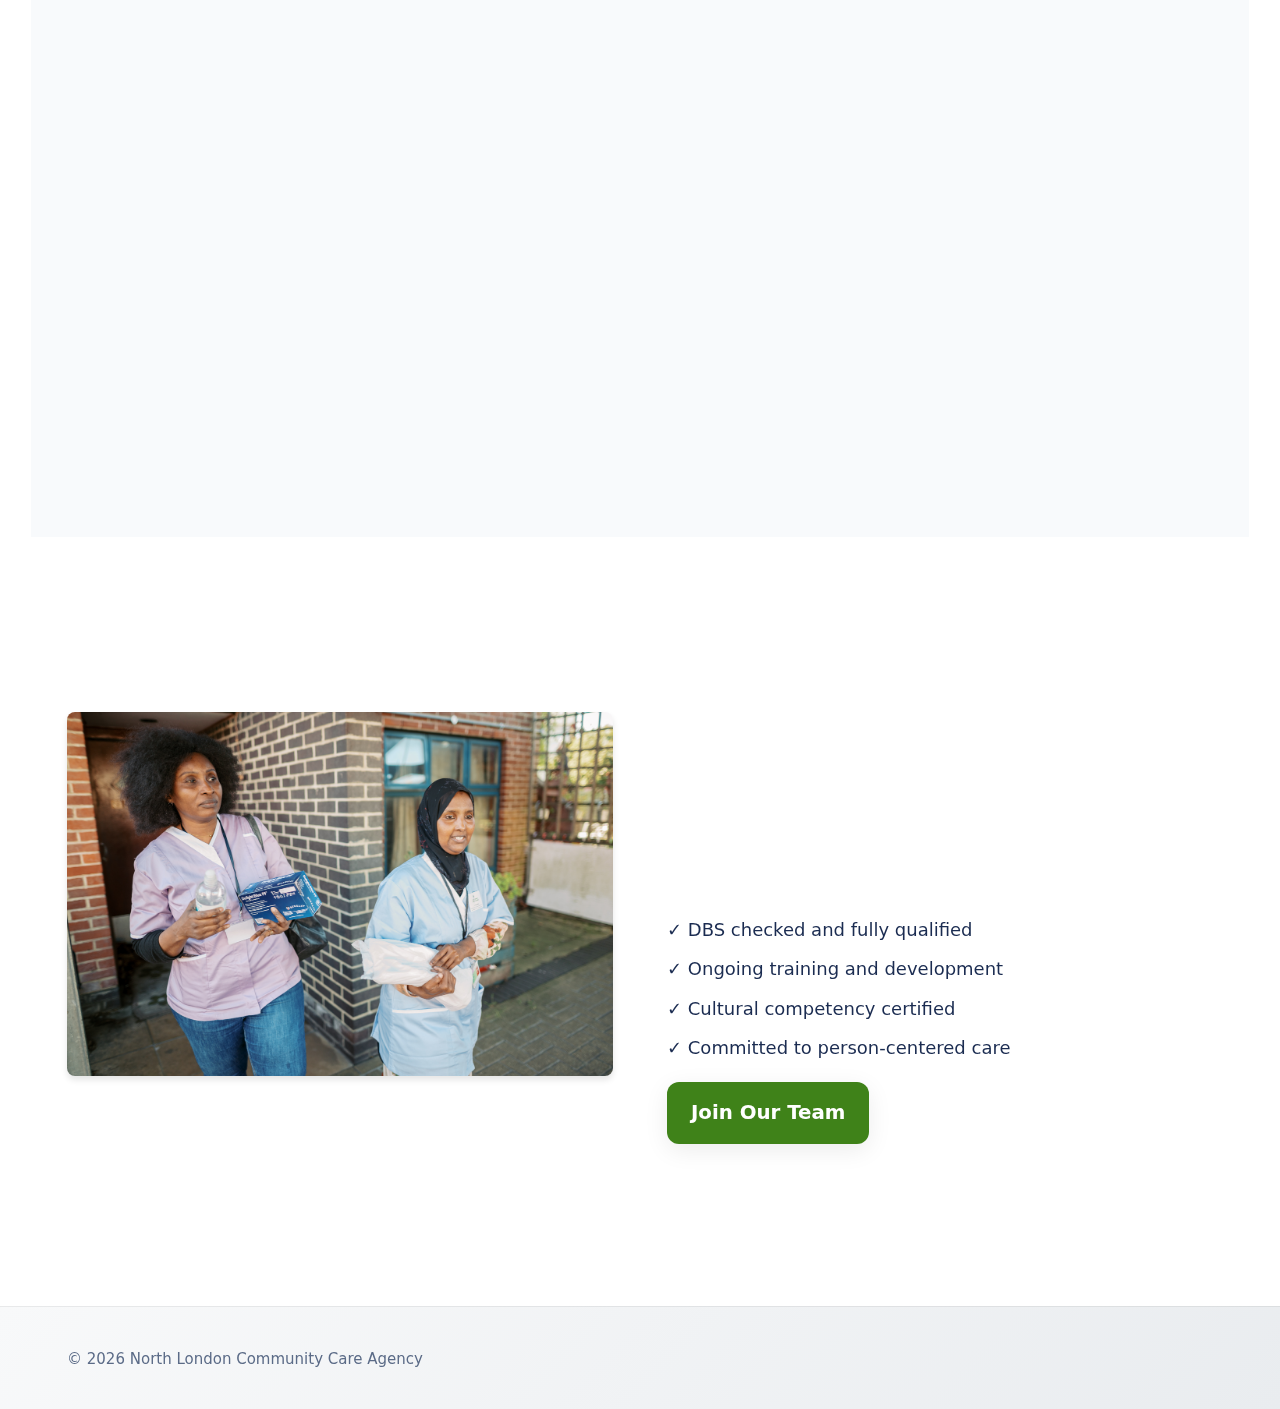
<file: about.html>
<!DOCTYPE html>
<html lang="en">
<head>
  <meta charset="utf-8" />
  <meta name="viewport" content="width=device-width, initial-scale=1" />
  <title>NLCCA – About</title>
  <link rel="stylesheet" href="styles.css" />
</head>
<body>
  <a class="skip-link" href="#main">Skip to content</a>
  <header>
    <div class="container nav">
      <div class="brand"><img src="images/nlcca-logo.png" alt="NLCCA - North London Community Care Agency" class="brand-logo" /></div>
      <nav><ul>
        <li><a href="index.html">Home</a></li>
        <li><a href="services.html">Services</a></li>
        <li><a href="jobs.html">Jobs</a></li>
        <li><a href="applications.html">Applications</a></li>
        <li><a href="about.html" class="active">About</a></li>
        <li><a href="contact.html">Contact</a></li>
      </ul></nav>
      <a class="cta" href="applications.html">Apply / Book</a>
    </div>
  </header>

  <!-- ===================== Hero Header ===================== -->
  <section style="background: linear-gradient(rgba(0,0,0,0.8), rgba(0,0,0,0.8)), url('images/8f57ee_a55c47652c254caeb9d64b077522d3bb~mv2.avif') center/cover; color: white; text-align: center; padding: 4rem 0;">
    <div class="container">
      <h1 style="font-size: 3rem; margin-bottom: 1rem; font-weight: 700; text-shadow: 3px 3px 6px rgba(0,0,0,1); color: white;">About NLCCA</h1>
      <p class="lead" style="max-width: 600px; margin: 0 auto; font-size: 1.2rem; font-weight: 500; text-shadow: 2px 2px 4px rgba(0,0,0,1); background: rgba(0,0,0,0.4); padding: 1rem; border-radius: 8px; color: white;">Providing quality domiciliary care and community support across North London with dignity, respect and cultural understanding.</p>
    </div>
  </section>

  <main id="main" class="container">
    
    <!-- ===================== Our Story ===================== -->
    <section class="section">
      <div class="grid" style="grid-template-columns: 1fr 1fr; gap: 3rem; align-items: center;">
        <div>
          <h2 style="font-size: 2.5rem; margin-bottom: 1rem;">Why Choose Us?</h2>
          <p class="lead">At North London Community Care Agency (NLCCA), we provide compassionate, high-quality home health care services to individuals and families across the Greater London area. Our dedicated team goes above and beyond to ensure every client receives the best possible standard of care and support.</p>
          <p>When joining NLCCA, every team member makes a personal commitment to our values, treating every person with dignity and respect, celebrating individuality, encouraging self-expression, and promoting freedom of choice.</p>
          <p>Our promise is simple: to deliver the highest quality care and support to every client, every day.</p>
          <div class="card" style="margin-top: 2rem;">
            <p class="badge" aria-label="Service commitment">Professional <span aria-hidden="true">•</span> <strong>TRAINED STAFF</strong></p>
          </div>
        </div>
        <div>
          <img src="images/NLCCA staff.jpg" alt="Our professional NLCCA team" style="width: 100%; border-radius: 8px; box-shadow: 0 4px 6px rgba(0,0,0,0.1);" />
        </div>
      </div>
    </section>

    <!-- ===================== Our Values ===================== -->
    <section class="section" style="background: #f8fafc; margin: 2rem -2rem; padding: 3rem 2rem;">
      <div class="container">
        <h2 style="text-align: center; font-size: 2.5rem; margin-bottom: 3rem;">Our Values</h2>
        
        <div class="grid" style="grid-template-columns: repeat(auto-fit, minmax(250px, 1fr)); gap: 2rem;">
          <div class="card" style="text-align: center; overflow: hidden;">
            <img src="images/8f57ee_72fd7a796b3147319a66ee452d849ae2~mv2.avif" alt="Compassionate care" style="width: 100%; height: 200px; object-fit: cover;" />
            <div style="padding: 1.5rem;">
              <h3>Compassion</h3>
              <p>We provide care with empathy, understanding, and genuine concern for our clients' wellbeing.</p>
            </div>
          </div>
          
          <div class="card" style="text-align: center; overflow: hidden;">
            <img src="images/8f57ee_a689bf03a3884def97f94d92acf21046~mv2.avif" alt="Professional excellence" style="width: 100%; height: 200px; object-fit: cover;" />
            <div style="padding: 1.5rem;">
              <h3>Commitment</h3>
              <p>We maintain the highest standards in all our services through continuous training and development.</p>
            </div>
          </div>
          
          <div class="card" style="text-align: center; overflow: hidden;">
            <img src="images/8f57ee_df779458b44548559cff817f4374b468~mv2.avif" alt="Respect and dignity" style="width: 100%; height: 200px; object-fit: cover;" />
            <div style="padding: 1.5rem;">
              <h3>Respect</h3>
              <p>Every individual is treated with dignity, honoring their choices, privacy, and cultural background.</p>
            </div>
          </div>
        </div>
      </div>
    </section>

    <!-- ===================== Our Team ===================== -->
    <section class="section">
      <div class="grid" style="grid-template-columns: 1fr 1fr; gap: 3rem; align-items: center;">
        <div>
          <img src="images/NLCCA staff at work.jpg" alt="Dedicated NLCCA care team at work" style="width: 100%; border-radius: 8px; box-shadow: 0 4px 6px rgba(0,0,0,0.1);" />
        </div>
        <div>
          <h2 style="font-size: 2.5rem; margin-bottom: 1rem;">Our Team</h2>
          <p class="lead">Our skilled and experienced care professionals are the heart of NLCCA. Each team member is carefully selected, thoroughly trained, and fully committed to providing exceptional care.</p>
          <ul style="list-style: none; padding: 0;">
            <li style="margin-bottom: 0.5rem;">✓ DBS checked and fully qualified</li>
            <li style="margin-bottom: 0.5rem;">✓ Ongoing training and development</li>
            <li style="margin-bottom: 0.5rem;">✓ Cultural competency certified</li>
            <li style="margin-bottom: 0.5rem;">✓ Committed to person-centered care</li>
          </ul>
          <p><a class="cta" href="jobs.html">Join Our Team</a></p>
        </div>
      </div>
    </section>

  </main>

  <footer>
    <div class="container"><small>© <span id="y"></span> North London Community Care Agency</small></div>
    <script>document.getElementById('y').textContent = new Date().getFullYear();</script>
    <script src="animations.js"></script>
  </footer>
</body>
</html>
</file>
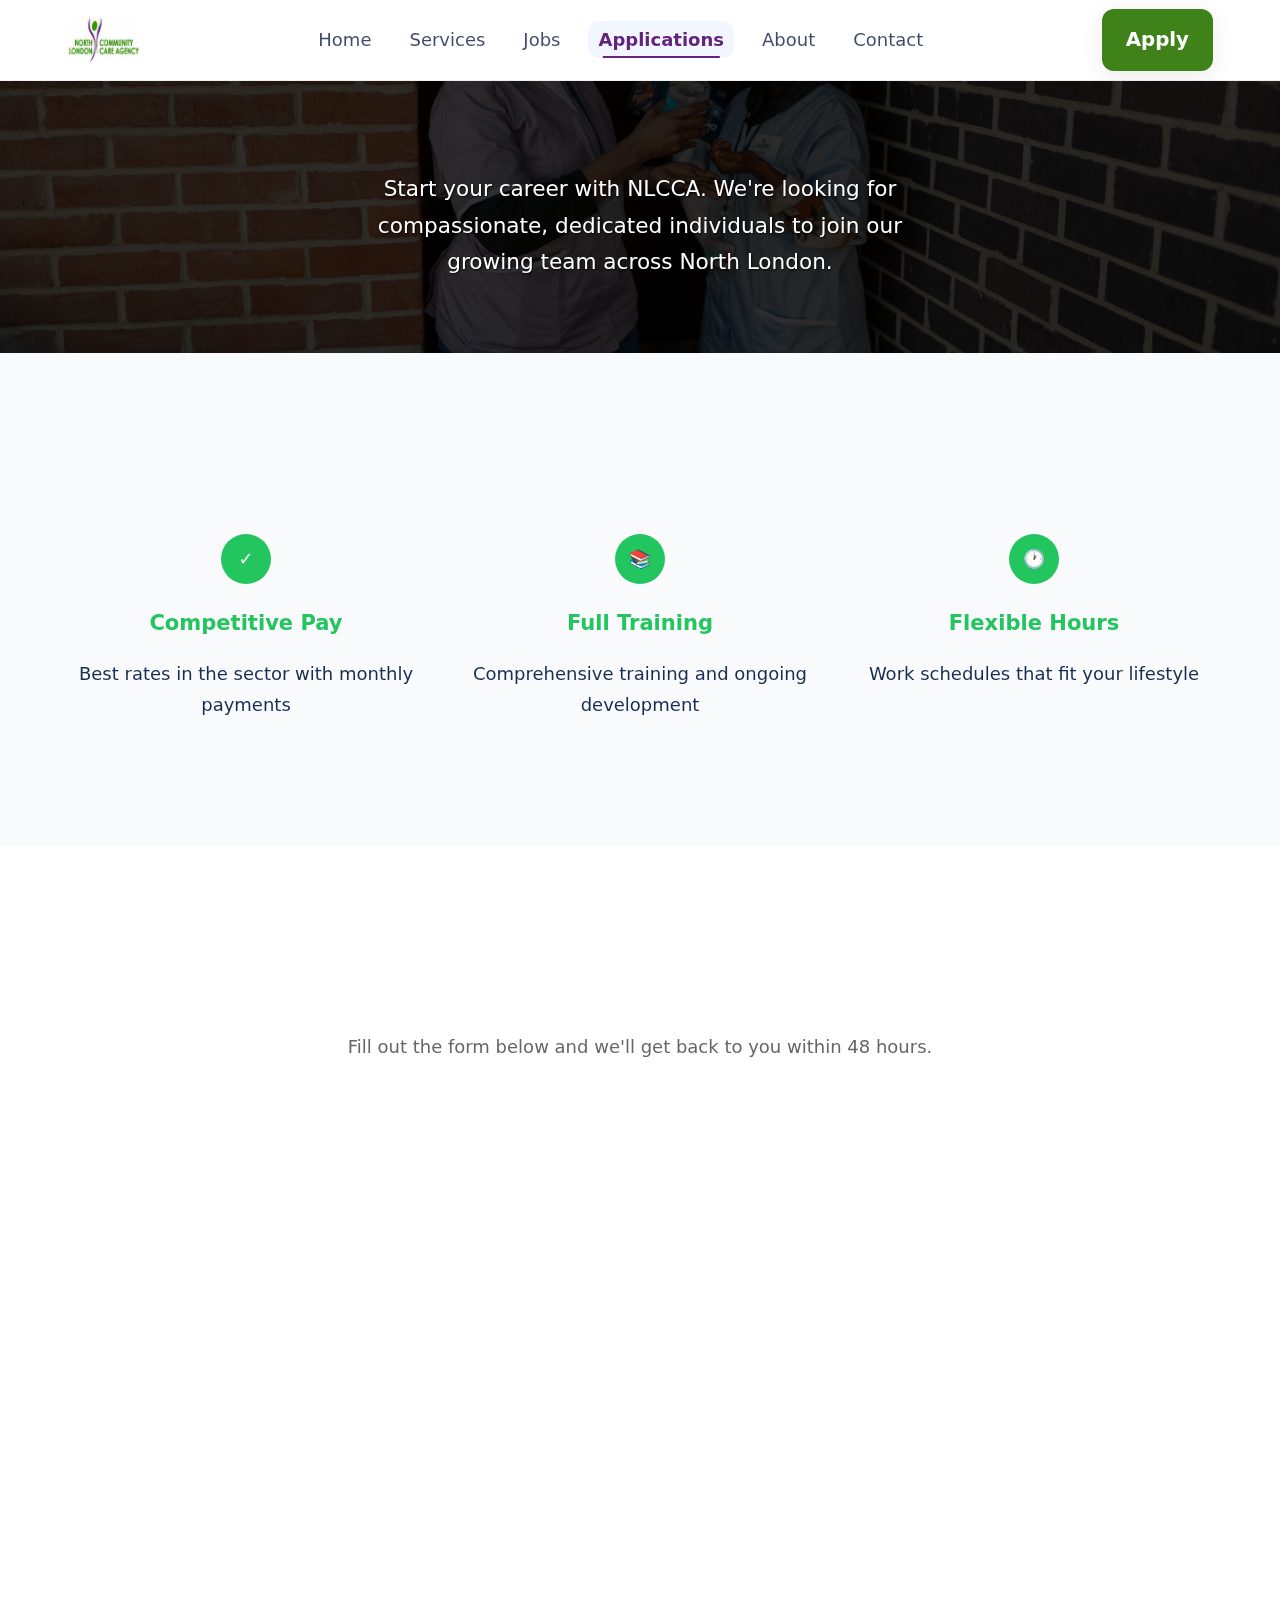
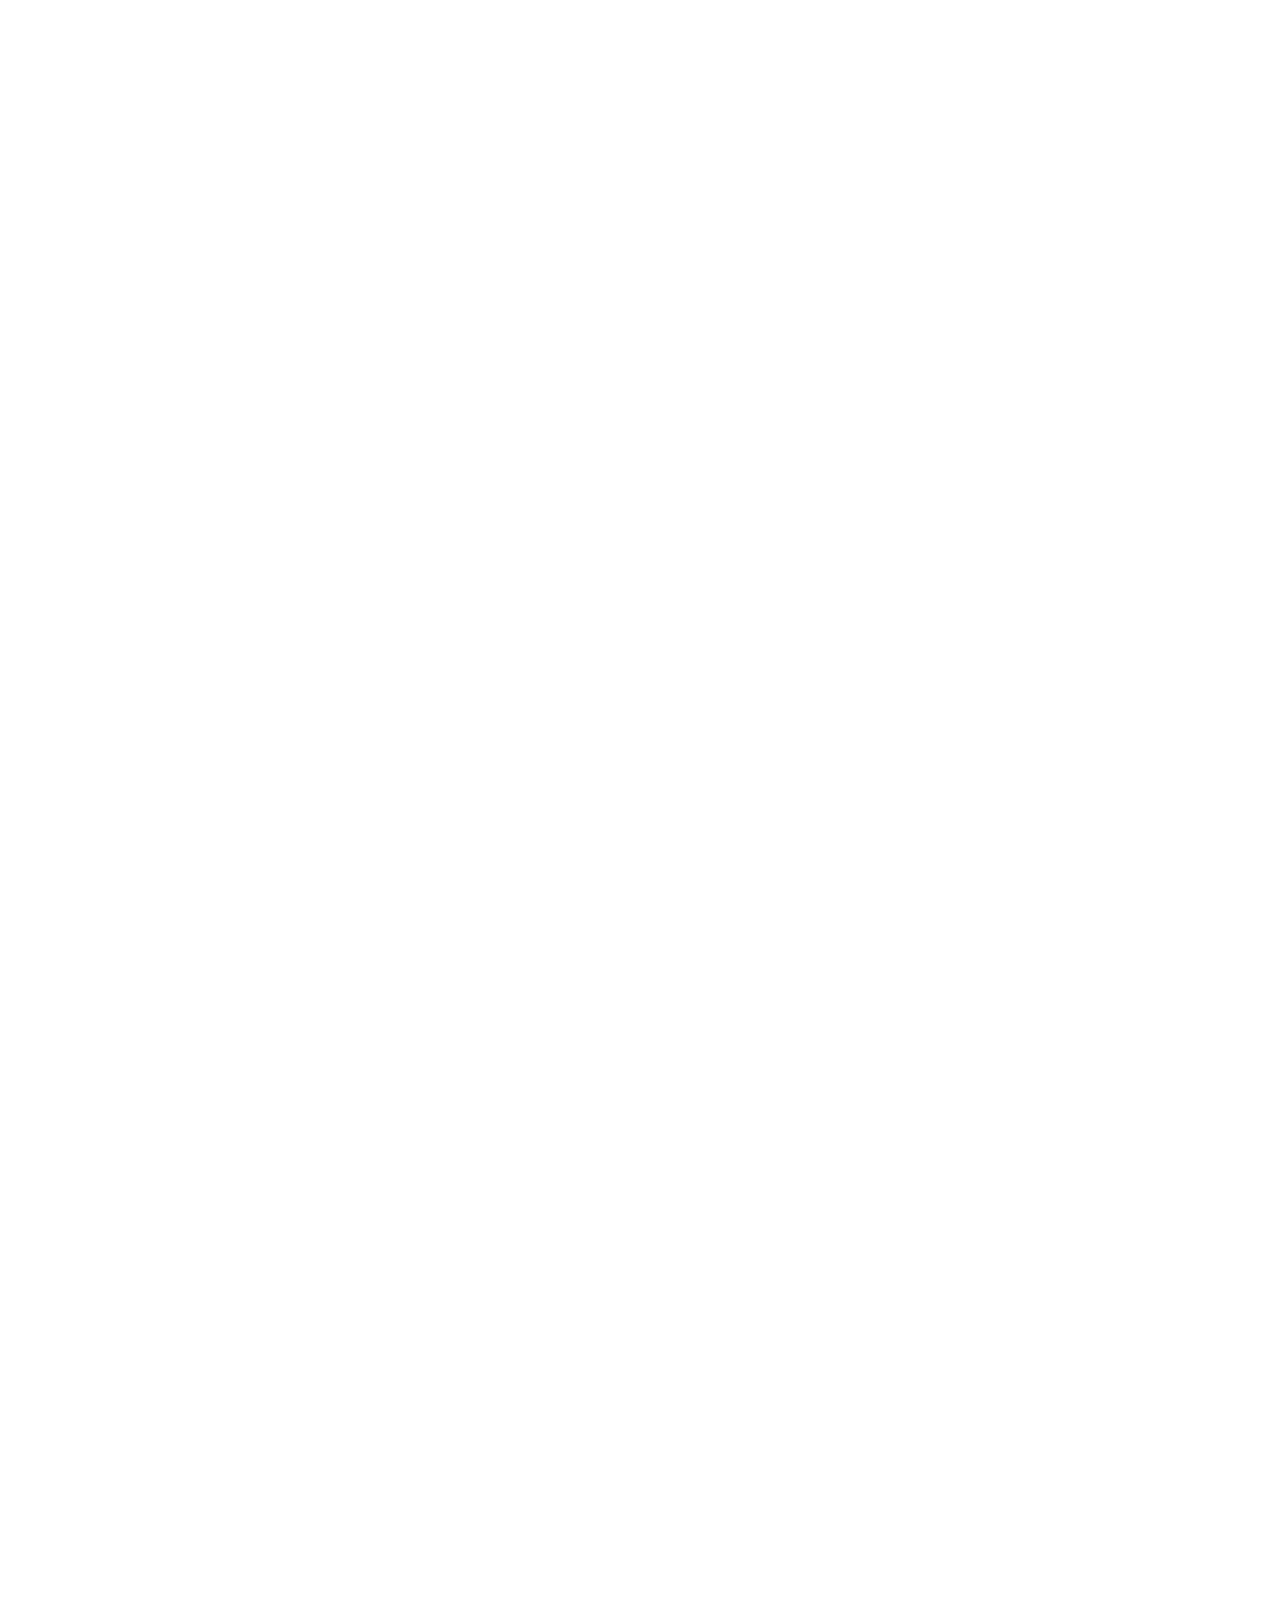
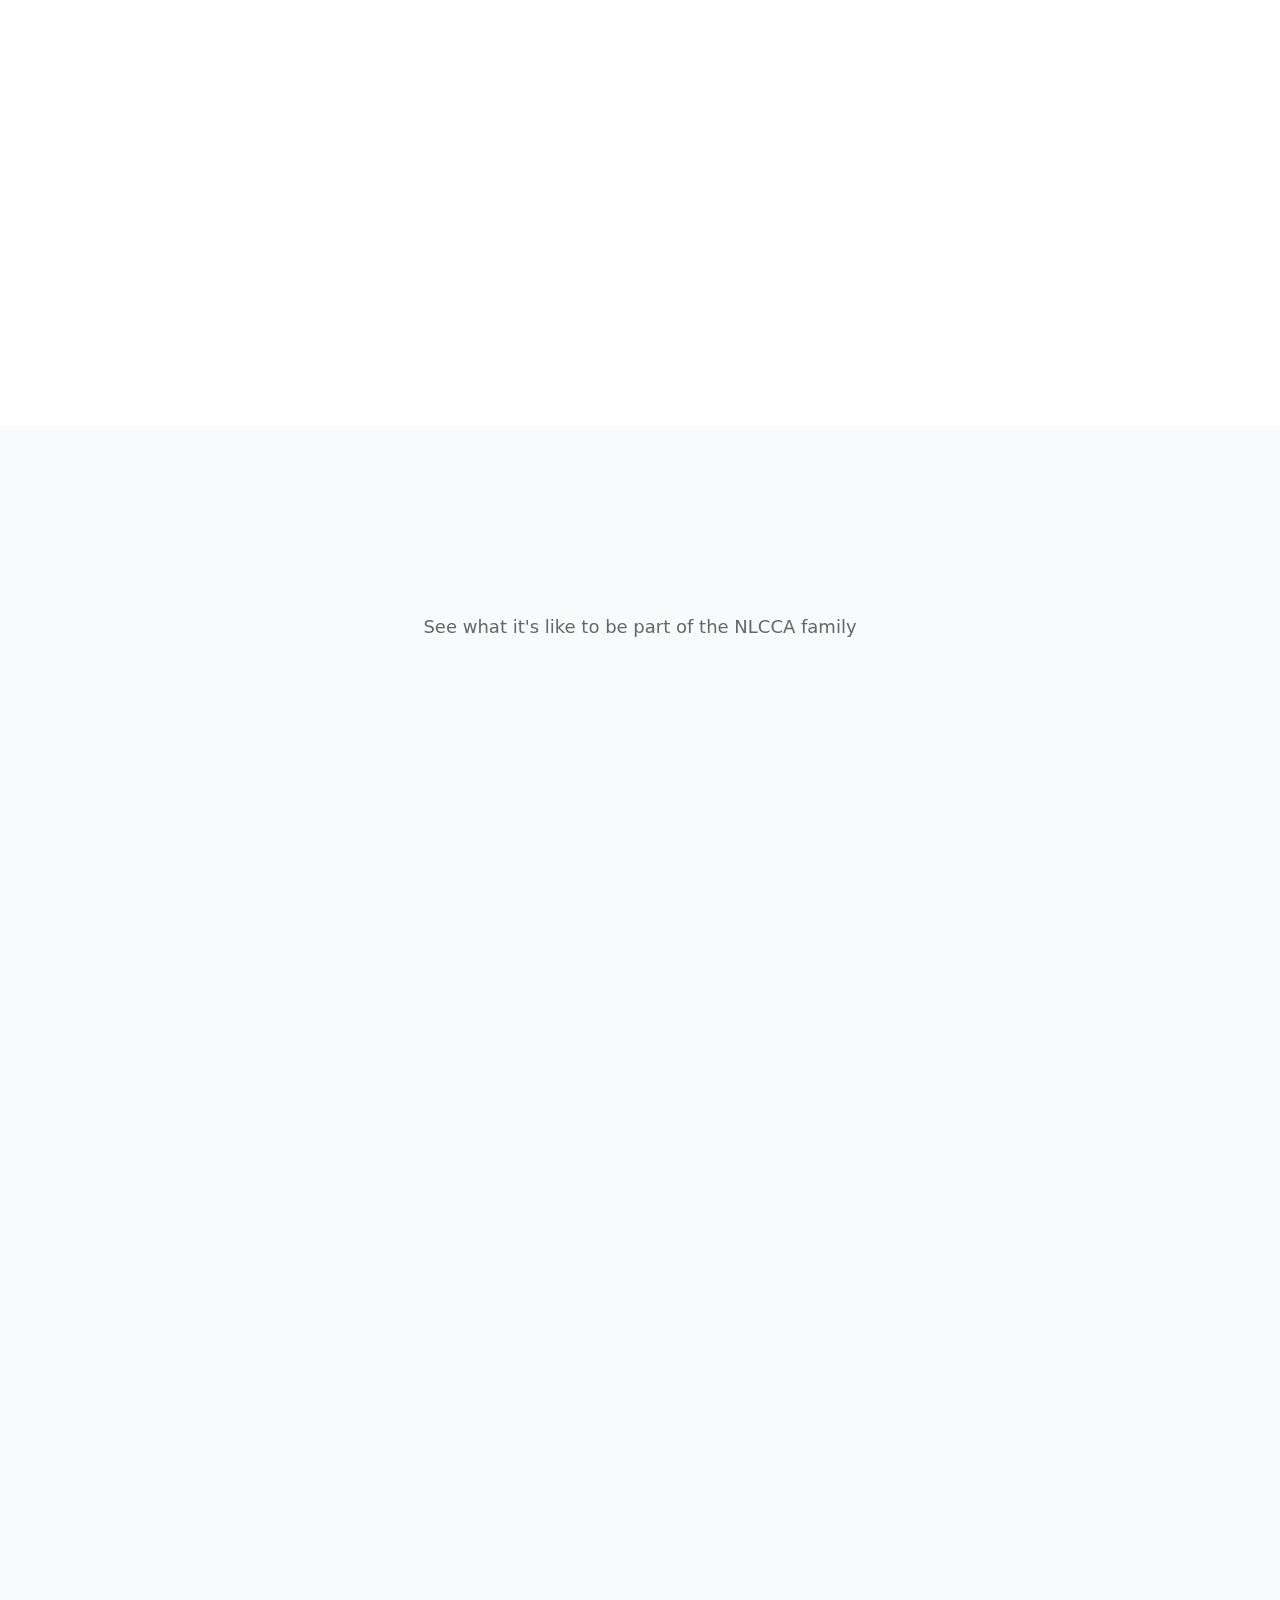
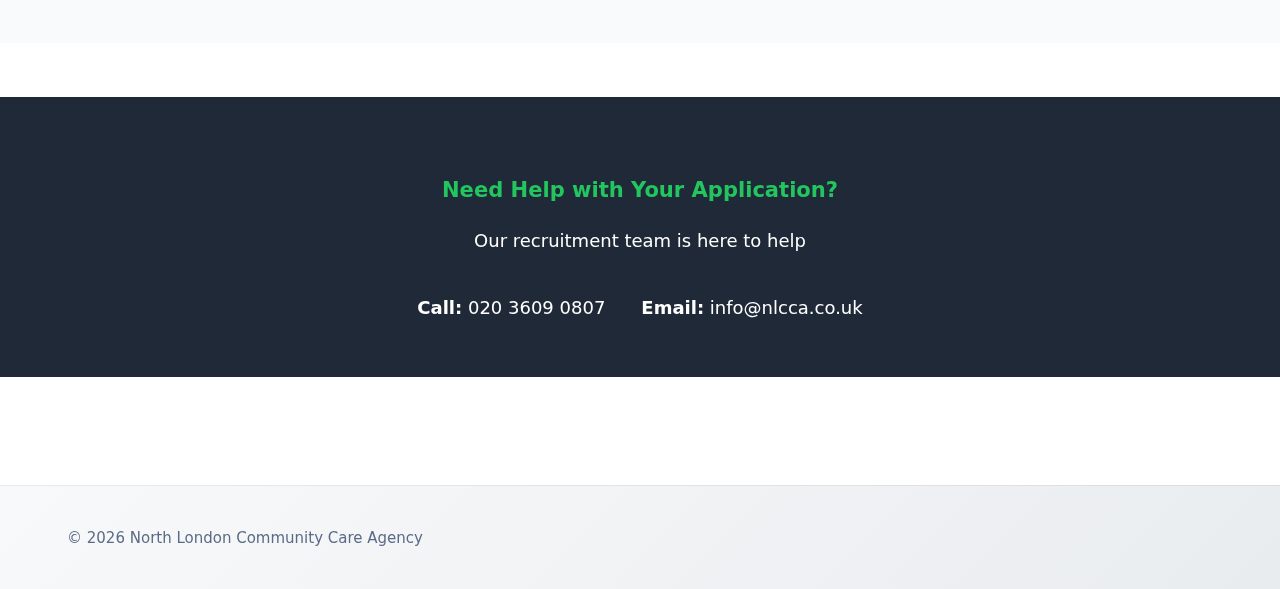
<file: applications.html>
<!DOCTYPE html>
<html lang="en">
<head>
  <meta charset="utf-8" />
  <meta name="viewport" content="width=device-width, initial-scale=1" />
  <title>NLCCA – Applications</title>
  <link rel="stylesheet" href="styles.css" />
</head>
<body>
  <a class="skip-link" href="#main">Skip to content</a>
  <header>
    <div class="container nav">
      <div class="brand"><img src="images/nlcca-logo.png" alt="NLCCA - North London Community Care Agency" class="brand-logo" /></div>
      <nav><ul>
        <li><a href="index.html">Home</a></li>
        <li><a href="services.html">Services</a></li>
        <li><a href="jobs.html">Jobs</a></li>
        <li><a href="applications.html" class="active">Applications</a></li>
        <li><a href="about.html">About</a></li>
        <li><a href="contact.html">Contact</a></li>
      </ul></nav>
      <a class="cta" href="#job-application">Apply</a>
    </div>
  </header>

  <main id="main">
    <!-- ===================== Hero Section ===================== -->
    <section class="hero" style="background: linear-gradient(rgba(0,0,0,0.8), rgba(0,0,0,0.8)), url('images/NLCCA staff in the community.jpg') center/cover; color: white; text-align: center; padding: 4rem 0;">
      <div class="container">
        <h1 style="font-size: 3rem; margin-bottom: 1rem; text-shadow: 2px 2px 4px rgba(0,0,0,0.8);">Join Our Team</h1>
        <p style="font-size: 1.2rem; max-width: 600px; margin: 0 auto; text-shadow: 1px 1px 2px rgba(0,0,0,0.8);">
          Start your career with NLCCA. We're looking for compassionate, dedicated individuals to join our growing team across North London.
        </p>
      </div>
    </section>

    <!-- ===================== Application Benefits ===================== -->
    <section class="section" style="background: #f8fafc; padding: 3rem 0;">
      <div class="container">
        <h2 style="text-align: center; font-size: 2rem; margin-bottom: 2rem;">Why Apply to NLCCA?</h2>
        <div class="grid" style="grid-template-columns: repeat(auto-fit, minmax(250px, 1fr)); gap: 2rem; margin-bottom: 3rem;">
          <div style="text-align: center;">
            <div style="background: #22c55e; color: white; width: 50px; height: 50px; border-radius: 50%; display: flex; align-items: center; justify-content: center; margin: 0 auto 1rem; font-weight: bold;">✓</div>
            <h3 style="color: #22c55e; margin-bottom: 0.5rem;">Competitive Pay</h3>
            <p>Best rates in the sector with monthly payments</p>
          </div>
          <div style="text-align: center;">
            <div style="background: #22c55e; color: white; width: 50px; height: 50px; border-radius: 50%; display: flex; align-items: center; justify-content: center; margin: 0 auto 1rem; font-weight: bold;">📚</div>
            <h3 style="color: #22c55e; margin-bottom: 0.5rem;">Full Training</h3>
            <p>Comprehensive training and ongoing development</p>
          </div>
          <div style="text-align: center;">
            <div style="background: #22c55e; color: white; width: 50px; height: 50px; border-radius: 50%; display: flex; align-items: center; justify-content: center; margin: 0 auto 1rem; font-weight: bold;">🕐</div>
            <h3 style="color: #22c55e; margin-bottom: 0.5rem;">Flexible Hours</h3>
            <p>Work schedules that fit your lifestyle</p>
          </div>
        </div>
      </div>
    </section>

    <!-- ===================== Application Form ===================== -->
    <section class="section">
      <div class="container">
        <div style="max-width: 800px; margin: 0 auto;">
          <h2 style="text-align: center; font-size: 2.5rem; margin-bottom: 1rem;">Application Form</h2>
          <p style="text-align: center; margin-bottom: 3rem; color: #666;">Fill out the form below and we'll get back to you within 48 hours.</p>

          <form id="job-application" class="card" style="padding: 3rem; box-shadow: 0 8px 16px rgba(0,0,0,0.1);" method="post" action="#">
            <div style="margin-bottom: 3rem;">
              <h3 style="color: #22c55e; margin-bottom: 1.5rem; border-bottom: 2px solid #22c55e; padding-bottom: 0.5rem;">Personal Information</h3>
              
              <div class="grid" style="grid-template-columns: 1fr 1fr; gap: 1.5rem; margin-bottom: 1.5rem;">
                <div class="field">
                  <label for="first-name" style="font-weight: 600; color: #374151;">First Name *</label>
                  <input id="first-name" name="first_name" style="border: 2px solid #e5e7eb; padding: 0.75rem; border-radius: 6px; font-size: 1rem;" required />
                </div>
                <div class="field">
                  <label for="last-name" style="font-weight: 600; color: #374151;">Last Name *</label>
                  <input id="last-name" name="last_name" style="border: 2px solid #e5e7eb; padding: 0.75rem; border-radius: 6px; font-size: 1rem;" required />
                </div>
              </div>

              <div class="grid" style="grid-template-columns: 1fr 1fr; gap: 1.5rem; margin-bottom: 1.5rem;">
                <div class="field">
                  <label for="email" style="font-weight: 600; color: #374151;">Email Address *</label>
                  <input id="email" name="email" type="email" style="border: 2px solid #e5e7eb; padding: 0.75rem; border-radius: 6px; font-size: 1rem;" required />
                </div>
                <div class="field">
                  <label for="phone" style="font-weight: 600; color: #374151;">Phone Number *</label>
                  <input id="phone" name="phone" type="tel" style="border: 2px solid #e5e7eb; padding: 0.75rem; border-radius: 6px; font-size: 1rem;" required />
                </div>
              </div>

              <div class="field" style="margin-bottom: 1.5rem;">
                <label for="address" style="font-weight: 600; color: #374151;">Full Address *</label>
                <textarea id="address" name="address" rows="3" style="border: 2px solid #e5e7eb; padding: 0.75rem; border-radius: 6px; font-size: 1rem; resize: vertical;" placeholder="Please include postcode" required></textarea>
              </div>
            </div>

            <div style="margin-bottom: 3rem;">
              <h3 style="color: #22c55e; margin-bottom: 1.5rem; border-bottom: 2px solid #22c55e; padding-bottom: 0.5rem;">Position & Availability</h3>
              
              <div class="grid" style="grid-template-columns: 1fr 1fr; gap: 1.5rem; margin-bottom: 1.5rem;">
                <div class="field">
                  <label for="role" style="font-weight: 600; color: #374151;">Position Applying For *</label>
                  <select id="role" name="role" style="border: 2px solid #e5e7eb; padding: 0.75rem; border-radius: 6px; font-size: 1rem;" required>
                    <option value="">Select a position...</option>
                    <option>Care Assistant</option>
                    <option>Senior Care Worker</option>
                    <option>Night Care Worker</option>
                    <option>Administrative Support</option>
                    <option>Other</option>
                  </select>
                </div>
                <div class="field">
                  <label for="work-type" style="font-weight: 600; color: #374151;">Preferred Work Type *</label>
                  <select id="work-type" name="work_type" style="border: 2px solid #e5e7eb; padding: 0.75rem; border-radius: 6px; font-size: 1rem;" required>
                    <option value="">Select type...</option>
                    <option>Full-time</option>
                    <option>Part-time</option>
                    <option>Zero hours contract</option>
                    <option>Bank work</option>
                  </select>
                </div>
              </div>

              <div class="field" style="margin-bottom: 1.5rem;">
                <label for="availability" style="font-weight: 600; color: #374151;">Availability *</label>
                <textarea id="availability" name="availability" rows="2" style="border: 2px solid #e5e7eb; padding: 0.75rem; border-radius: 6px; font-size: 1rem;" placeholder="e.g., Monday-Friday 9am-5pm, weekends available" required></textarea>
              </div>
            </div>

            <div style="margin-bottom: 3rem;">
              <h3 style="color: #22c55e; margin-bottom: 1.5rem; border-bottom: 2px solid #22c55e; padding-bottom: 0.5rem;">Qualifications & Experience</h3>
              
              <div class="grid" style="grid-template-columns: 1fr 1fr; gap: 1.5rem; margin-bottom: 1.5rem;">
                <div class="field">
                  <label for="eligibility" style="font-weight: 600; color: #374151;">Right to Work in UK *</label>
                  <select id="eligibility" name="eligibility" style="border: 2px solid #e5e7eb; padding: 0.75rem; border-radius: 6px; font-size: 1rem;" required>
                    <option value="">Select...</option>
                    <option>Yes - British Citizen</option>
                    <option>Yes - EU/EEA Citizen</option>
                    <option>Yes - Valid Visa</option>
                    <option>No</option>
                  </select>
                </div>
                <div class="field">
                  <label for="dbs" style="font-weight: 600; color: #374151;">DBS Check Status *</label>
                  <select id="dbs" name="dbs" style="border: 2px solid #e5e7eb; padding: 0.75rem; border-radius: 6px; font-size: 1rem;" required>
                    <option value="">Select...</option>
                    <option>Current Enhanced DBS</option>
                    <option>DBS needs updating</option>
                    <option>No DBS (we can arrange)</option>
                  </select>
                </div>
              </div>

              <div class="field" style="margin-bottom: 1.5rem;">
                <label for="qualifications" style="font-weight: 600; color: #374151;">Relevant Qualifications</label>
                <textarea id="qualifications" name="qualifications" rows="3" style="border: 2px solid #e5e7eb; padding: 0.75rem; border-radius: 6px; font-size: 1rem;" placeholder="e.g., NVQ Level 2/3 Health & Social Care, First Aid, etc."></textarea>
              </div>

              <div class="field" style="margin-bottom: 1.5rem;">
                <label for="experience" style="font-weight: 600; color: #374151;">Care Experience *</label>
                <textarea id="experience" name="experience" rows="4" style="border: 2px solid #e5e7eb; padding: 0.75rem; border-radius: 6px; font-size: 1rem;" placeholder="Please describe your experience in care work, even if informal (e.g., caring for family members)" required></textarea>
              </div>
            </div>

            <div style="margin-bottom: 3rem;">
              <h3 style="color: #22c55e; margin-bottom: 1.5rem; border-bottom: 2px solid #22c55e; padding-bottom: 0.5rem;">Additional Information</h3>
              
              <div class="field" style="margin-bottom: 1.5rem;">
                <label for="transport" style="font-weight: 600; color: #374151;">Reliable Transport *</label>
                <select id="transport" name="transport" style="border: 2px solid #e5e7eb; padding: 0.75rem; border-radius: 6px; font-size: 1rem;" required>
                  <option value="">Select...</option>
                  <option>Own car with insurance</option>
                  <option>Public transport</option>
                  <option>Bicycle</option>
                  <option>Walking distance only</option>
                </select>
              </div>

              <div class="field" style="margin-bottom: 1.5rem;">
                <label for="languages" style="font-weight: 600; color: #374151;">Languages Spoken</label>
                <input id="languages" name="languages" style="border: 2px solid #e5e7eb; padding: 0.75rem; border-radius: 6px; font-size: 1rem;" placeholder="e.g., English, Somali, Arabic, Turkish" />
              </div>

              <div class="field" style="margin-bottom: 2rem;">
                <label for="motivation" style="font-weight: 600; color: #374151;">Why do you want to work in care? *</label>
                <textarea id="motivation" name="motivation" rows="4" style="border: 2px solid #e5e7eb; padding: 0.75rem; border-radius: 6px; font-size: 1rem;" placeholder="Tell us what motivates you to work in the care sector" required></textarea>
              </div>
            </div>

            <div style="margin-bottom: 2rem; padding: 1.5rem; background: #f3f4f6; border-radius: 8px;">
              <label style="display: flex; align-items: flex-start; gap: 0.75rem; cursor: pointer;">
                <input type="checkbox" required name="consent" style="margin-top: 0.25rem;" />
                <span style="font-size: 0.9rem; line-height: 1.5;">
                  I agree to the processing of my personal data for recruitment purposes and confirm that all information provided is accurate. I understand that NLCCA will contact me regarding my application. *
                </span>
              </label>
            </div>

            <div style="text-align: center;">
              <button class="cta" type="submit" style="font-size: 1.1rem; padding: 1rem 3rem; background: #22c55e; border: none; color: white; border-radius: 6px; font-weight: 600; cursor: pointer; box-shadow: 0 4px 8px rgba(34, 197, 94, 0.3);">
                Submit Application
              </button>
              <p style="margin-top: 1rem; font-size: 0.9rem; color: #666;">
                We'll review your application and get back to you within 48 hours.
              </p>
            </div>
          </form>
        </div>
      </div>
    </section>

    <!-- ===================== Join Our Team Gallery ===================== -->
    <section class="section" style="background: #f8fafc; padding: 3rem 0;">
      <div class="container">
        <h2 style="text-align: center; font-size: 2.5rem; margin-bottom: 1rem;">Join Our Amazing Team</h2>
        <p style="text-align: center; margin-bottom: 3rem; color: #666;">See what it's like to be part of the NLCCA family</p>
        
        <div class="grid" style="grid-template-columns: repeat(auto-fit, minmax(250px, 1fr)); gap: 2rem; margin-bottom: 2rem;">
          <div class="card" style="overflow: hidden; box-shadow: 0 4px 6px rgba(0,0,0,0.1);">
            <img src="images/NLCCA staff 3.jpg" alt="Happy NLCCA team member" style="width: 100%; height: 280px; object-fit: cover;" />
          </div>
          <div class="card" style="overflow: hidden; box-shadow: 0 4px 6px rgba(0,0,0,0.1);">
            <img src="images/8f57ee_aa6d2d9b474941d6bed0b96f4bfe474d~mv2.avif" alt="NLCCA care professional" style="width: 100%; height: 280px; object-fit: cover;" />
          </div>
          <div class="card" style="overflow: hidden; box-shadow: 0 4px 6px rgba(0,0,0,0.1);">
            <img src="images/8f57ee_d380f90aa72f44b5afb4fd1b59db6e86~mv2.avif" alt="Dedicated NLCCA worker" style="width: 100%; height: 280px; object-fit: cover;" />
          </div>
        </div>
        
        <div class="grid" style="grid-template-columns: 1fr 1fr; gap: 2rem;">
          <div class="card" style="overflow: hidden; box-shadow: 0 4px 6px rgba(0,0,0,0.1);">
            <img src="images/NLCCA staff in Training.jpg" alt="Training and development at NLCCA" style="width: 100%; height: 320px; object-fit: cover;" />
            <div style="padding: 1.5rem; text-align: center;">
              <h4 style="color: #22c55e;">Professional Development</h4>
              <p>Ongoing training and career growth opportunities</p>
            </div>
          </div>
          <div class="card" style="overflow: hidden; box-shadow: 0 4px 6px rgba(0,0,0,0.1);">
            <img src="images/NLCCA staff in the community.jpg" alt="NLCCA team in the community" style="width: 100%; height: 320px; object-fit: cover;" />
            <div style="padding: 1.5rem; text-align: center;">
              <h4 style="color: #22c55e;">Making a Difference</h4>
              <p>Be part of a team that changes lives every day</p>
            </div>
          </div>
        </div>
      </div>
    </section>

    <!-- ===================== Contact Section ===================== -->
    <section class="section" style="background: #1f2937; color: white; margin-top: 3rem; padding: 3rem 0;">
      <div class="container">
        <div style="text-align: center;">
          <h3 style="color: #22c55e; margin-bottom: 1rem;">Need Help with Your Application?</h3>
          <p style="margin-bottom: 2rem;">Our recruitment team is here to help</p>
          <div style="display: flex; justify-content: center; gap: 2rem; flex-wrap: wrap;">
            <div>
              <strong>Call:</strong> <a href="tel:02036090807" style="color: white;">020 3609 0807</a>
            </div>
            <div>
              <strong>Email:</strong> <a href="mailto:info@nlcca.co.uk" style="color: white;">info@nlcca.co.uk</a>
            </div>
          </div>
        </div>
      </div>
    </section>
  </main>

  <footer>
    <div class="container"><small>© <span id="y"></span> North London Community Care Agency</small></div>
    <script>document.getElementById('y').textContent = new Date().getFullYear();</script>
    <script src="animations.js"></script>
  </footer>
</body>
</html>
</file>
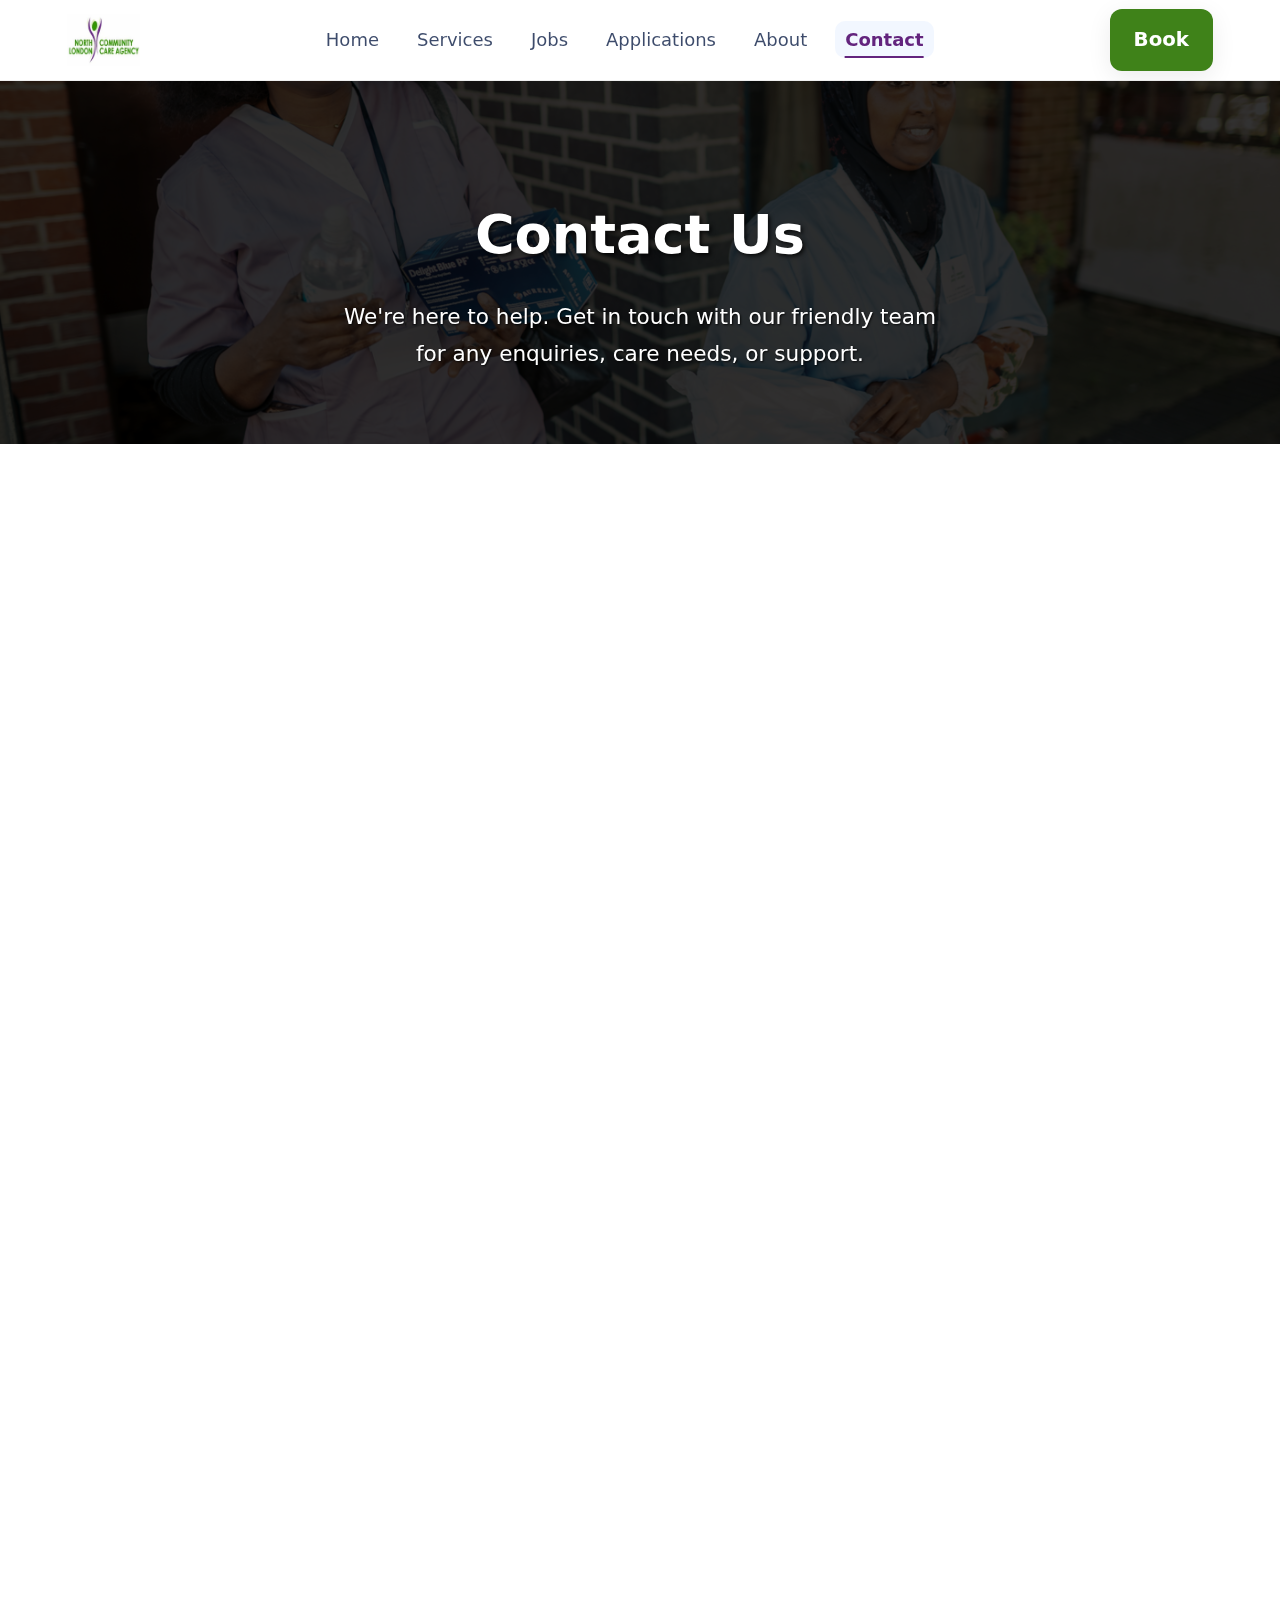
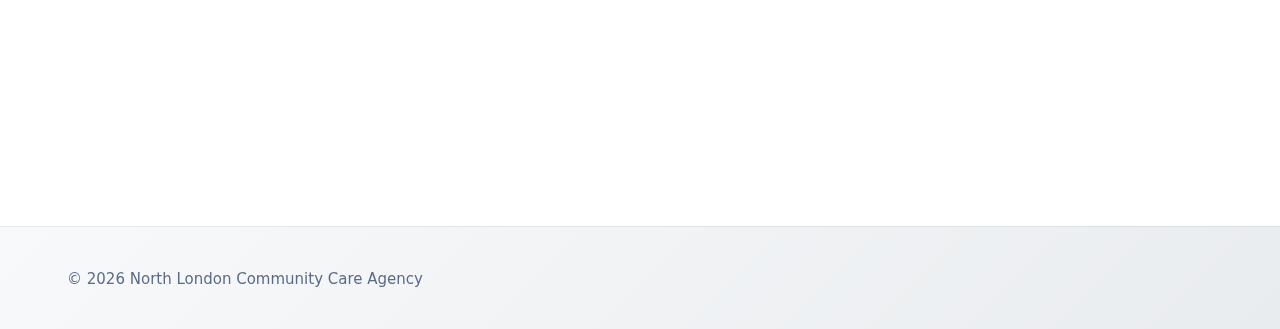
<file: contact.html>
<!DOCTYPE html>
<html lang="en">
<head>
  <meta charset="utf-8" />
  <meta name="viewport" content="width=device-width, initial-scale=1" />
  <title>NLCCA – Contact</title>
  <link rel="stylesheet" href="styles.css" />
</head>
<body>
  <a class="skip-link" href="#main">Skip to content</a>
  <header>
    <div class="container nav">
      <div class="brand"><img src="images/nlcca-logo.png" alt="NLCCA - North London Community Care Agency" class="brand-logo" /></div>
      <nav><ul>
        <li><a href="index.html">Home</a></li>
        <li><a href="services.html">Services</a></li>
        <li><a href="jobs.html">Jobs</a></li>
        <li><a href="applications.html">Applications</a></li>
        <li><a href="about.html">About</a></li>
        <li><a href="contact.html" class="active">Contact</a></li>
      </ul></nav>
      <a class="cta" href="applications.html">Book</a>
    </div>
  </header>

  <main id="main">
    <!-- ===================== Hero Section ===================== -->
    <section style="background: linear-gradient(rgba(0,0,0,0.8), rgba(0,0,0,0.8)), url('images/NLCCA staff at work.jpg') center/cover; color: white; text-align: center; padding: 4rem 0;">
      <div class="container">
        <h1 style="font-size: 3rem; margin-bottom: 1rem; text-shadow: 2px 2px 4px rgba(0,0,0,0.8);">Contact Us</h1>
        <p style="font-size: 1.2rem; max-width: 600px; margin: 0 auto; text-shadow: 1px 1px 2px rgba(0,0,0,0.8);">We're here to help. Get in touch with our friendly team for any enquiries, care needs, or support.</p>
      </div>
    </section>

    <div class="container">
    <section class="section">
      <h2>Get In Touch</h2>
      <div class="grid contact-cards">
        <div class="card">
          <h3>Call</h3>
          <p class="lead">+020 3609 0807</p>
          <p class="help">Contact us for appointments and enquiries</p>
        </div>
        <div class="card">
          <h3>Email</h3>
          <p class="lead"><a href="mailto:info@nlcca.co.uk">info@nlcca.co.uk</a></p>
          <p class="help">General enquiries and referrals</p>
        </div>
        <div class="card">
          <h3>Address</h3>
          <p>Selby Centre, Selby Road<br/>London, N17 8JL</p>
        </div>
      </div>

      <!-- ===================== Our Team Is Ready ===================== -->
      <div class="grid" style="grid-template-columns: repeat(auto-fit, minmax(250px, 1fr)); gap: 2rem; margin: 3rem 0;">
        <div class="card" style="overflow: hidden; box-shadow: 0 4px 6px rgba(0,0,0,0.1);">
          <img src="images/NLCCA staff in the community.jpg" alt="Friendly NLCCA team member ready to help" style="width: 100%; height: 250px; object-fit: cover;" />
          <div style="padding: 1rem; text-align: center;">
            <h4 style="color: #3F8219;">Here to Help</h4>
            <p style="font-size: 0.9rem; color: #666;">Our team is ready to answer your questions</p>
          </div>
        </div>
        <div class="card" style="overflow: hidden; box-shadow: 0 4px 6px rgba(0,0,0,0.1);">
          <img src="images/NLCCA staff.jpg" alt="Professional NLCCA staff" style="width: 100%; height: 250px; object-fit: cover;" />
          <div style="padding: 1rem; text-align: center;">
            <h4 style="color: #3F8219;">Expert Guidance</h4>
            <p style="font-size: 0.9rem; color: #666;">Get professional advice on care services</p>
          </div>
        </div>
        <div class="card" style="overflow: hidden; box-shadow: 0 4px 6px rgba(0,0,0,0.1);">
          <img src="images/8f57ee_9a53110a5a834221b418b35fa246b771~mv2.avif" alt="Caring NLCCA professional" style="width: 100%; height: 250px; object-fit: cover;" />
          <div style="padding: 1rem; text-align: center;">
            <h4 style="color: #3F8219;">Personalized Support</h4>
            <p style="font-size: 0.9rem; color: #666;">We take time to understand your needs</p>
          </div>
        </div>
      </div>

      <div class="card" style="margin-top:18px">
        <h3>Quick message</h3>
        <form method="post" action="#" aria-label="Contact form">
          <div class="grid forms-grid">
            <div class="field"><label for="c-name">Name *</label><input id="c-name" name="name" required /></div>
            <div class="field"><label for="c-email">Email *</label><input id="c-email" name="email" type="email" required /></div>
            <div class="field"><label for="c-message">Message *</label><textarea id="c-message" name="message" required></textarea></div>
          </div>
          <p class="help">By sending this form you consent to us contacting you about your enquiry.</p>
          <button class="cta" type="submit">Send message</button>
        </form>
      </div>
    </section>
    </div>
  </main>

  <footer>
    <div class="container"><small>© <span id="y"></span> North London Community Care Agency</small></div>
    <script>document.getElementById('y').textContent = new Date().getFullYear();</script>
    <script src="animations.js"></script>
  </footer>
</body>
</html>
</file>
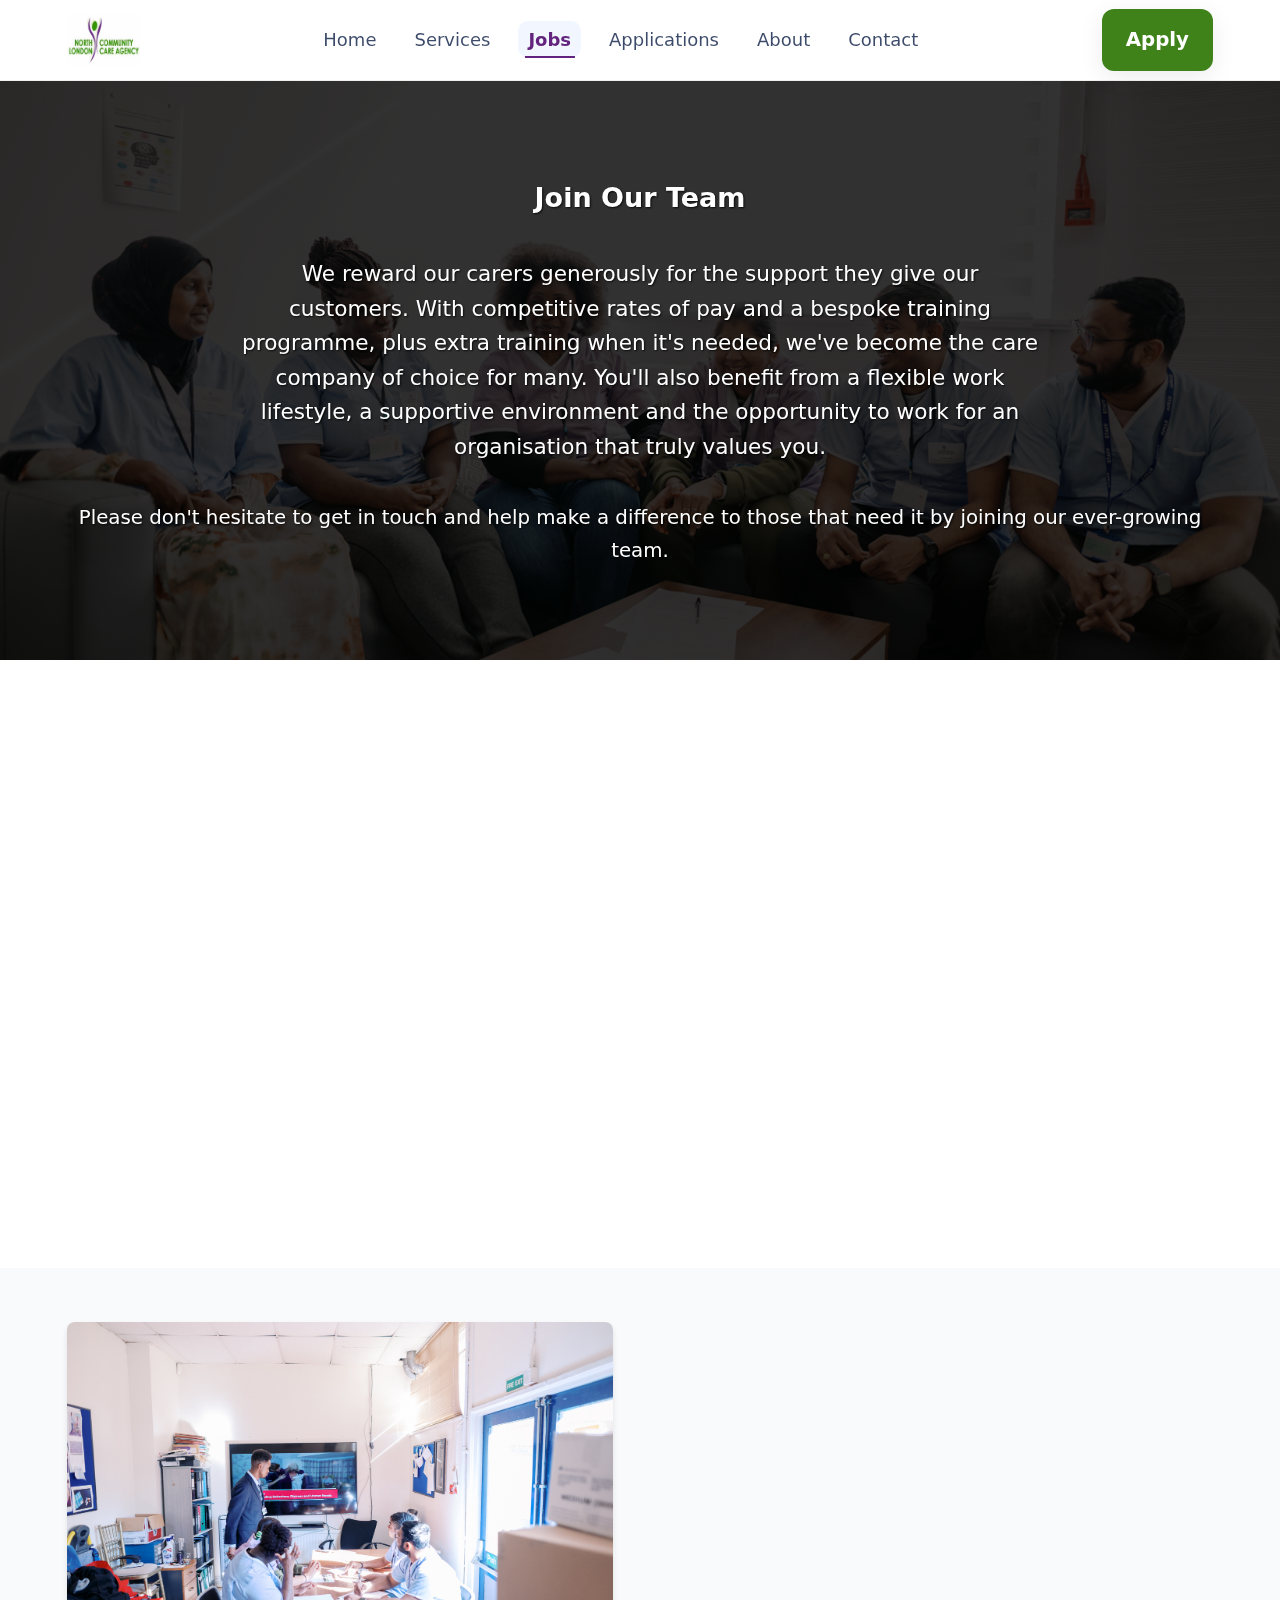
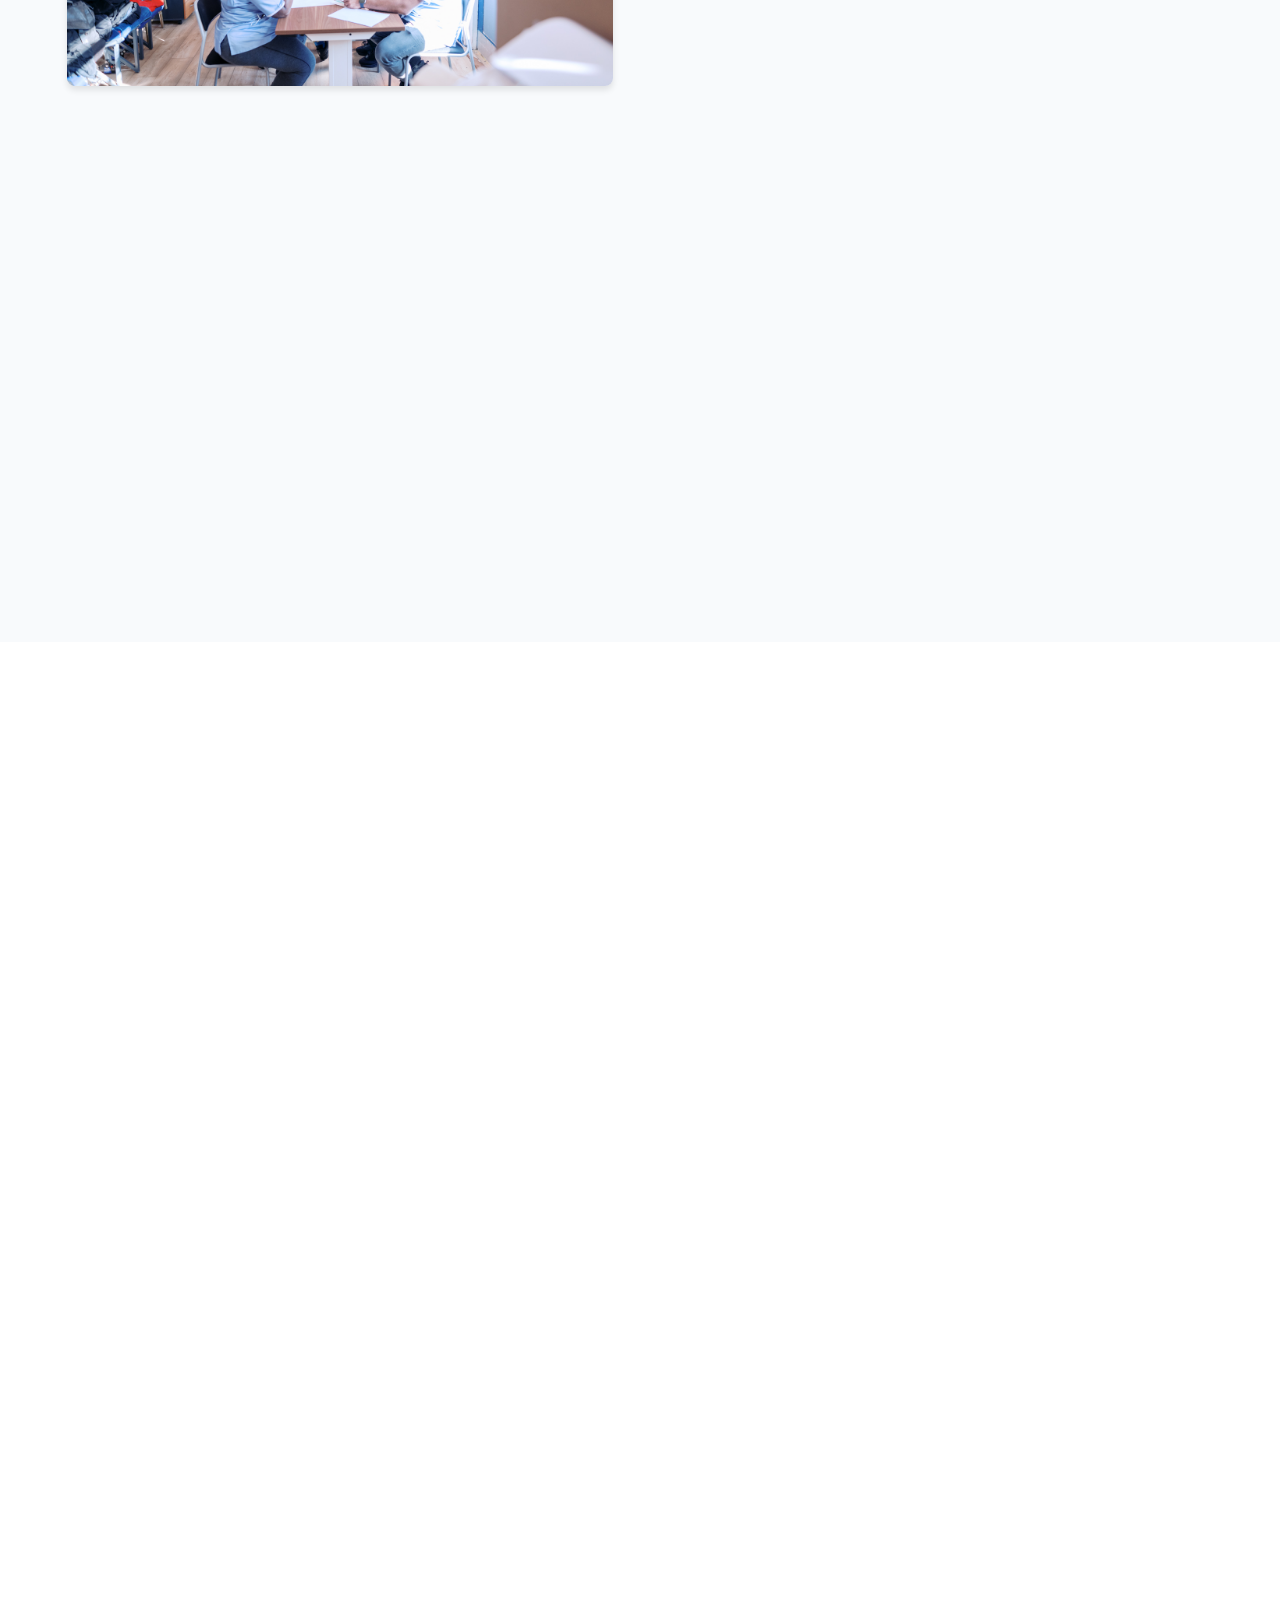
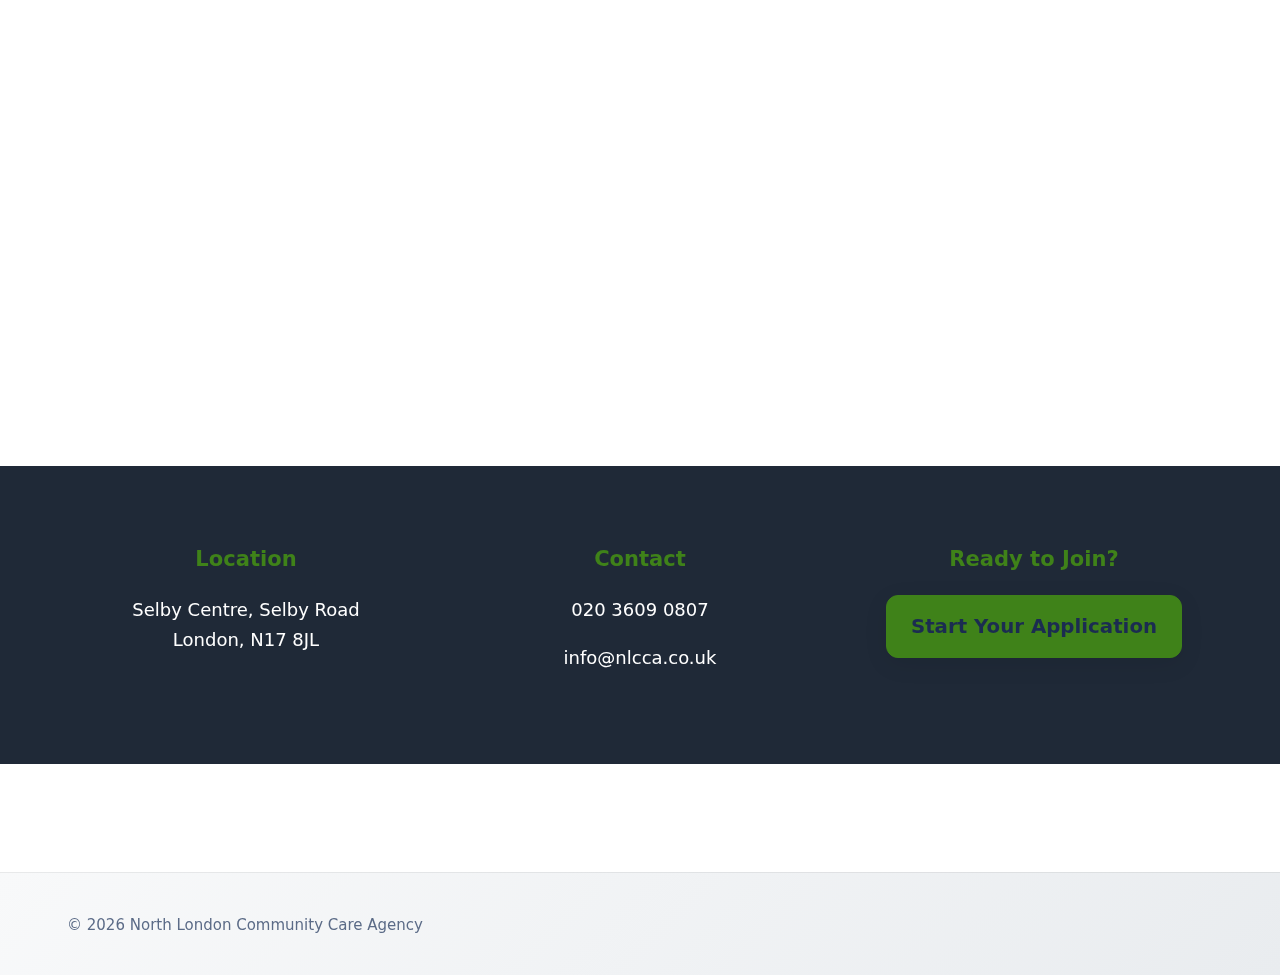
<file: jobs.html>
<!DOCTYPE html>
<html lang="en">
<head>
  <meta charset="utf-8" />
  <meta name="viewport" content="width=device-width, initial-scale=1" />
  <title>NLCCA – Jobs</title>
  <link rel="stylesheet" href="styles.css" />
</head>
<body>
  <a class="skip-link" href="#main">Skip to content</a>
  <header>
    <div class="container nav">
      <div class="brand"><img src="images/nlcca-logo.png" alt="NLCCA - North London Community Care Agency" class="brand-logo" /></div>
      <nav><ul>
        <li><a href="index.html">Home</a></li>
        <li><a href="services.html">Services</a></li>
        <li><a href="jobs.html" class="active">Jobs</a></li>
        <li><a href="applications.html">Applications</a></li>
        <li><a href="about.html">About</a></li>
        <li><a href="contact.html">Contact</a></li>
      </ul></nav>
      <a class="cta" href="applications.html">Apply</a>
    </div>
  </header>

    <main id="main">
    <!-- ===================== Hero Section ===================== -->
    <section class="hero" style="background: linear-gradient(rgba(0,0,0,0.8), rgba(0,0,0,0.8)), url('images/NLCCA staff.jpg') center/cover; color: white; text-align: center; padding: 4rem 0;">
      <div class="container">
        <h1 style="font-size: 3rem; margin-bottom: 1rem; text-shadow: 2px 2px 4px rgba(0,0,0,0.8);">JOBS</h1>
        <h2 style="font-size: 1.5rem; font-weight: 600; margin-bottom: 2rem; text-shadow: 1px 1px 2px rgba(0,0,0,0.8);">Join Our Team</h2>
        <p style="font-size: 1.2rem; max-width: 800px; margin: 0 auto; text-shadow: 1px 1px 2px rgba(0,0,0,0.8); line-height: 1.6;">
          We reward our carers generously for the support they give our customers. With competitive rates of pay and a bespoke training programme, plus extra training when it's needed, we've become the care company of choice for many. You'll also benefit from a flexible work lifestyle, a supportive environment and the opportunity to work for an organisation that truly values you.
        </p>
        <p style="margin-top: 2rem; font-size: 1.1rem; text-shadow: 1px 1px 2px rgba(0,0,0,0.8);">
          Please don't hesitate to get in touch and help make a difference to those that need it by joining our ever-growing team.
        </p>
      </div>
    </section>

    <!-- ===================== Job Benefits ===================== -->
    <section class="section">
      <div class="container">
        <div class="grid" style="grid-template-columns: repeat(auto-fit, minmax(300px, 1fr)); gap: 2rem; margin: 3rem 0;">
          
          <div class="card fade-in-up" data-delay="100" style="padding: 2rem; text-align: center; box-shadow: 0 4px 8px rgba(0,0,0,0.1);">
            <div style="background: #3F8219; color: white; width: 60px; height: 60px; border-radius: 50%; display: flex; align-items: center; justify-content: center; margin: 0 auto 1rem; font-size: 1.5rem; font-weight: bold;">
              ⏰
            </div>
            <h3 style="color: #3F8219; margin-bottom: 1rem;">Flexible Working Hours</h3>
            <p>Choose the hours that suit you, with varied and rewarding work helping others. We understand the importance of work-life balance.</p>
          </div>

          <div class="card fade-in-up" data-delay="200" style="padding: 2rem; text-align: center; box-shadow: 0 4px 8px rgba(0,0,0,0.1);">
            <div style="background: #3F8219; color: white; width: 60px; height: 60px; border-radius: 50%; display: flex; align-items: center; justify-content: center; margin: 0 auto 1rem; font-size: 1.5rem; font-weight: bold;">
              £
            </div>
            <h3 style="color: #3F8219; margin-bottom: 1rem;">Better Pay</h3>
            <p>NLCCA offers some of the best pay rates in the sector, paid monthly directly into your bank account with transparent pay structures.</p>
          </div>

          <div class="card fade-in-up" data-delay="300" style="padding: 2rem; text-align: center; box-shadow: 0 4px 8px rgba(0,0,0,0.1);">
            <div style="background: #3F8219; color: white; width: 60px; height: 60px; border-radius: 50%; display: flex; align-items: center; justify-content: center; margin: 0 auto 1rem; font-size: 1.5rem; font-weight: bold;">
              🏠
            </div>
            <h3 style="color: #3F8219; margin-bottom: 1rem;">Work Close to Home</h3>
            <p>Get jobs close to your home across North London. Spend more time caring, less time travelling with our local assignment system.</p>
          </div>

        </div>
      </div>
    </section>

    <!-- ===================== Training Section ===================== -->
    <section class="section" style="background: #f8fafc; margin: 2rem 0; padding: 3rem 0;">
      <div class="container">
        <div class="grid" style="grid-template-columns: 1fr 1fr; gap: 3rem; align-items: center; margin-bottom: 3rem;">
          <div>
            <img src="images/NLCCA staff in trainig.jpg" alt="NLCCA staff in professional training session" style="width: 100%; border-radius: 8px; box-shadow: 0 4px 6px rgba(0,0,0,0.1);" />
          </div>
          <div class="card" style="max-width: 500px; padding: 2rem; text-align: center; box-shadow: 0 8px 16px rgba(0,0,0,0.1);">
            <h3 style="color: #3F8219; margin-bottom: 1rem; font-size: 1.5rem;">Professional Training</h3>
            <div style="background: #3F8219; color: white; padding: 1rem; border-radius: 8px; margin-bottom: 1rem; font-size: 1.2rem; font-weight: bold;">
              FULLY QUALIFIED
            </div>
            <p style="margin-bottom: 1rem;">Comprehensive Training Programme</p>
            <p style="font-size: 0.9rem; color: #666;">We provide bespoke training programmes and ongoing professional development to ensure you deliver the highest quality care.</p>
          </div>
        </div>
        
        <div class="grid" style="grid-template-columns: repeat(auto-fit, minmax(250px, 1fr)); gap: 2rem;">
          <div class="card" style="overflow: hidden; box-shadow: 0 4px 6px rgba(0,0,0,0.1);">
            <img src="images/NLCCA staff 3.jpg" alt="NLCCA care workers providing excellent service" style="width: 100%; height: 250px; object-fit: cover;" />
            <div style="padding: 1rem; text-align: center;">
              <h4 style="color: #3F8219;">Dedicated Professionals</h4>
              <p style="font-size: 0.9rem; color: #666;">Our team members are committed to excellence</p>
            </div>
          </div>
          <div class="card" style="overflow: hidden; box-shadow: 0 4px 6px rgba(0,0,0,0.1);">
            <img src="images/NLCCA staff  in the community.jpg" alt="NLCCA staff making a difference" style="width: 100%; height: 250px; object-fit: cover;" />
            <div style="padding: 1rem; text-align: center;">
              <h4 style="color: #3F8219;">Community Focused</h4>
              <p style="font-size: 0.9rem; color: #666;">Making a real difference in people's lives</p>
            </div>
          </div>
        </div>
      </div>
    </section>

    <!-- ===================== Available Positions ===================== -->
    <section class="section">
      <div class="container">
        <h2 style="text-align: center; font-size: 2.5rem; margin-bottom: 3rem; color: #1f2937;">Available Positions</h2>
        
        <div class="grid" style="grid-template-columns: repeat(auto-fit, minmax(400px, 1fr)); gap: 2rem;">
          
          <div class="card fade-in-up" data-delay="100" style="padding: 2rem; box-shadow: 0 4px 8px rgba(0,0,0,0.1);">
            <h3 style="color: #3F8219; margin-bottom: 1rem; font-size: 1.5rem;">Care Assistant</h3>
            <p style="margin-bottom: 1.5rem; color: #4b5563;">Support residents with daily activities and personal care in their own homes across North London.</p>
            <ul style="margin-bottom: 2rem; color: #4b5563;">
              <li>Personal care assistance</li>
              <li>Medication prompting</li>
              <li>Companionship and social support</li>
              <li>Light domestic duties</li>
              <li>Record keeping and reporting</li>
            </ul>
            <a href="applications.html" class="cta" style="width: 100%; text-align: center; display: block;">Apply Now</a>
          </div>

          <div class="card fade-in-up" data-delay="200" style="padding: 2rem; box-shadow: 0 4px 8px rgba(0,0,0,0.1);">
            <h3 style="color: #3F8219; margin-bottom: 1rem; font-size: 1.5rem;">Senior Care Worker</h3>
            <p style="margin-bottom: 1.5rem; color: #4b5563;">Lead care delivery, mentor junior staff, and ensure quality standards are maintained.</p>
            <ul style="margin-bottom: 2rem; color: #4b5563;">
              <li>Complex care management</li>
              <li>Staff supervision and mentoring</li>
              <li>Care plan development</li>
              <li>Family liaison and communication</li>
              <li>Quality assurance</li>
            </ul>
            <a href="applications.html" class="cta" style="width: 100%; text-align: center; display: block;">Apply Now</a>
          </div>

          <div class="card fade-in-up" data-delay="300" style="padding: 2rem; box-shadow: 0 4px 8px rgba(0,0,0,0.1);">
            <h3 style="color: #3F8219; margin-bottom: 1rem; font-size: 1.5rem;">Night Care Worker</h3>
            <p style="margin-bottom: 1.5rem; color: #4b5563;">Provide overnight care and support for residents requiring 24-hour assistance.</p>
            <ul style="margin-bottom: 2rem; color: #4b5563;">
              <li>Overnight monitoring and care</li>
              <li>Sleep-in support services</li>
              <li>Emergency response</li>
              <li>Medication administration</li>
              <li>Enhanced pay rates for night shifts</li>
            </ul>
            <a href="applications.html" class="cta" style="width: 100%; text-align: center; display: block;">Apply Now</a>
          </div>

          <div class="card fade-in-up" data-delay="400" style="padding: 2rem; box-shadow: 0 4px 8px rgba(0,0,0,0.1);">
            <h3 style="color: #3F8219; margin-bottom: 1rem; font-size: 1.5rem;">Administrative Support</h3>
            <p style="margin-bottom: 1.5rem; color: #4b5563;">Support our office operations and help coordinate care services across North London.</p>
            <ul style="margin-bottom: 2rem; color: #4b5563;">
              <li>Client coordination and scheduling</li>
              <li>Staff rota management</li>
              <li>Administrative support</li>
              <li>Data entry and record keeping</li>
              <li>Customer service support</li>
            </ul>
            <a href="applications.html" class="cta" style="width: 100%; text-align: center; display: block;">Apply Now</a>
          </div>

        </div>
      </div>
    </section>

    <!-- ===================== Contact Section ===================== -->
    <section class="section" style="background: #1f2937; color: white; margin-top: 3rem;">
      <div class="container">
        <div class="grid" style="grid-template-columns: repeat(auto-fit, minmax(300px, 1fr)); gap: 2rem; text-align: center;">
          
          <div>
            <h3 style="color: #3F8219; margin-bottom: 1rem;">Location</h3>
            <p>Selby Centre, Selby Road<br>London, N17 8JL</p>
          </div>

          <div>
            <h3 style="color: #3F8219; margin-bottom: 1rem;">Contact</h3>
            <p><a href="tel:02036090807" style="color: white; text-decoration: none;">020 3609 0807</a></p>
            <p><a href="mailto:info@nlcca.co.uk" style="color: white; text-decoration: none;">info@nlcca.co.uk</a></p>
          </div>

          <div>
            <h3 style="color: #3F8219; margin-bottom: 1rem;">Ready to Join?</h3>
            <a href="applications.html" class="cta secondary" style="background: #3F8219; border-color: #3F8219;">Start Your Application</a>
          </div>

        </div>
      </div>
    </section>
  </main>

  <footer>
    <div class="container">
      <small>© <span id="y"></span> North London Community Care Agency</small>
    </div>
    <script>document.getElementById('y').textContent = new Date().getFullYear();</script>
    <script src="animations.js"></script>
  </footer>
</body>
</html>
</file>
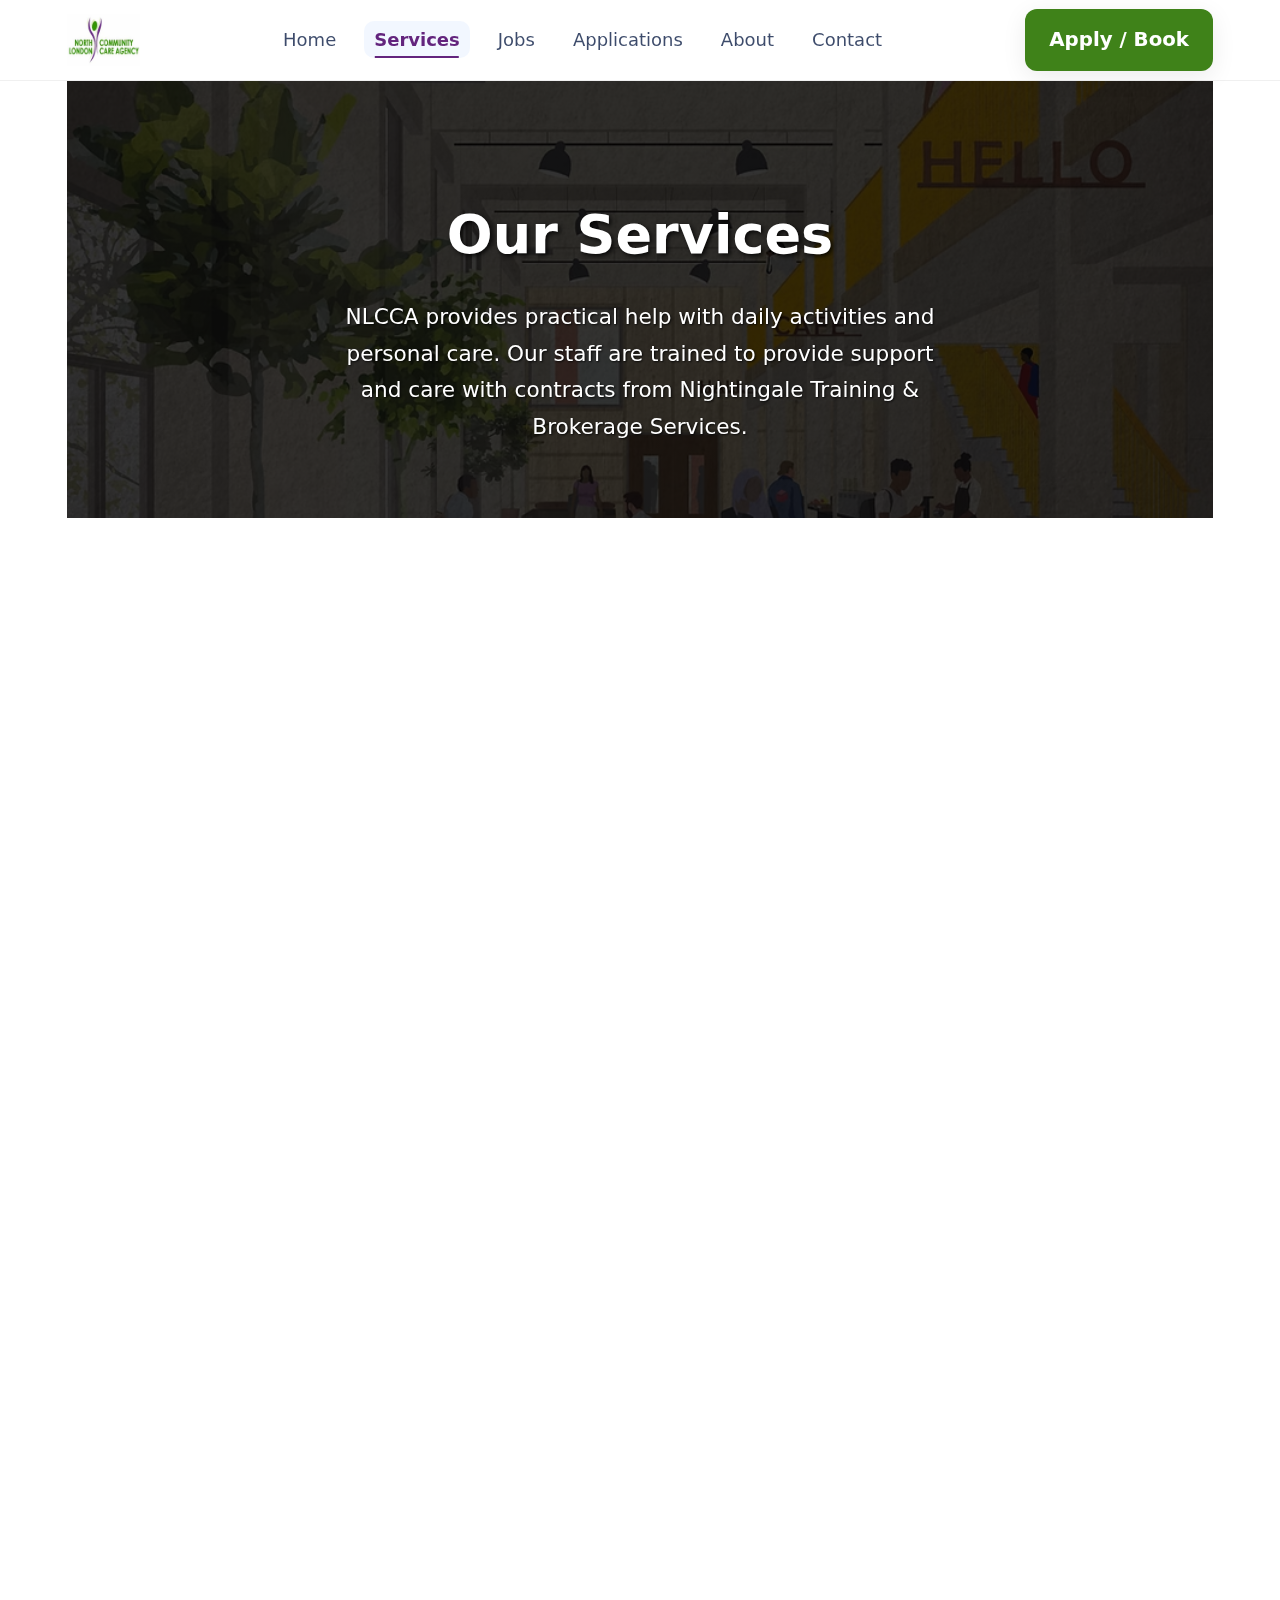
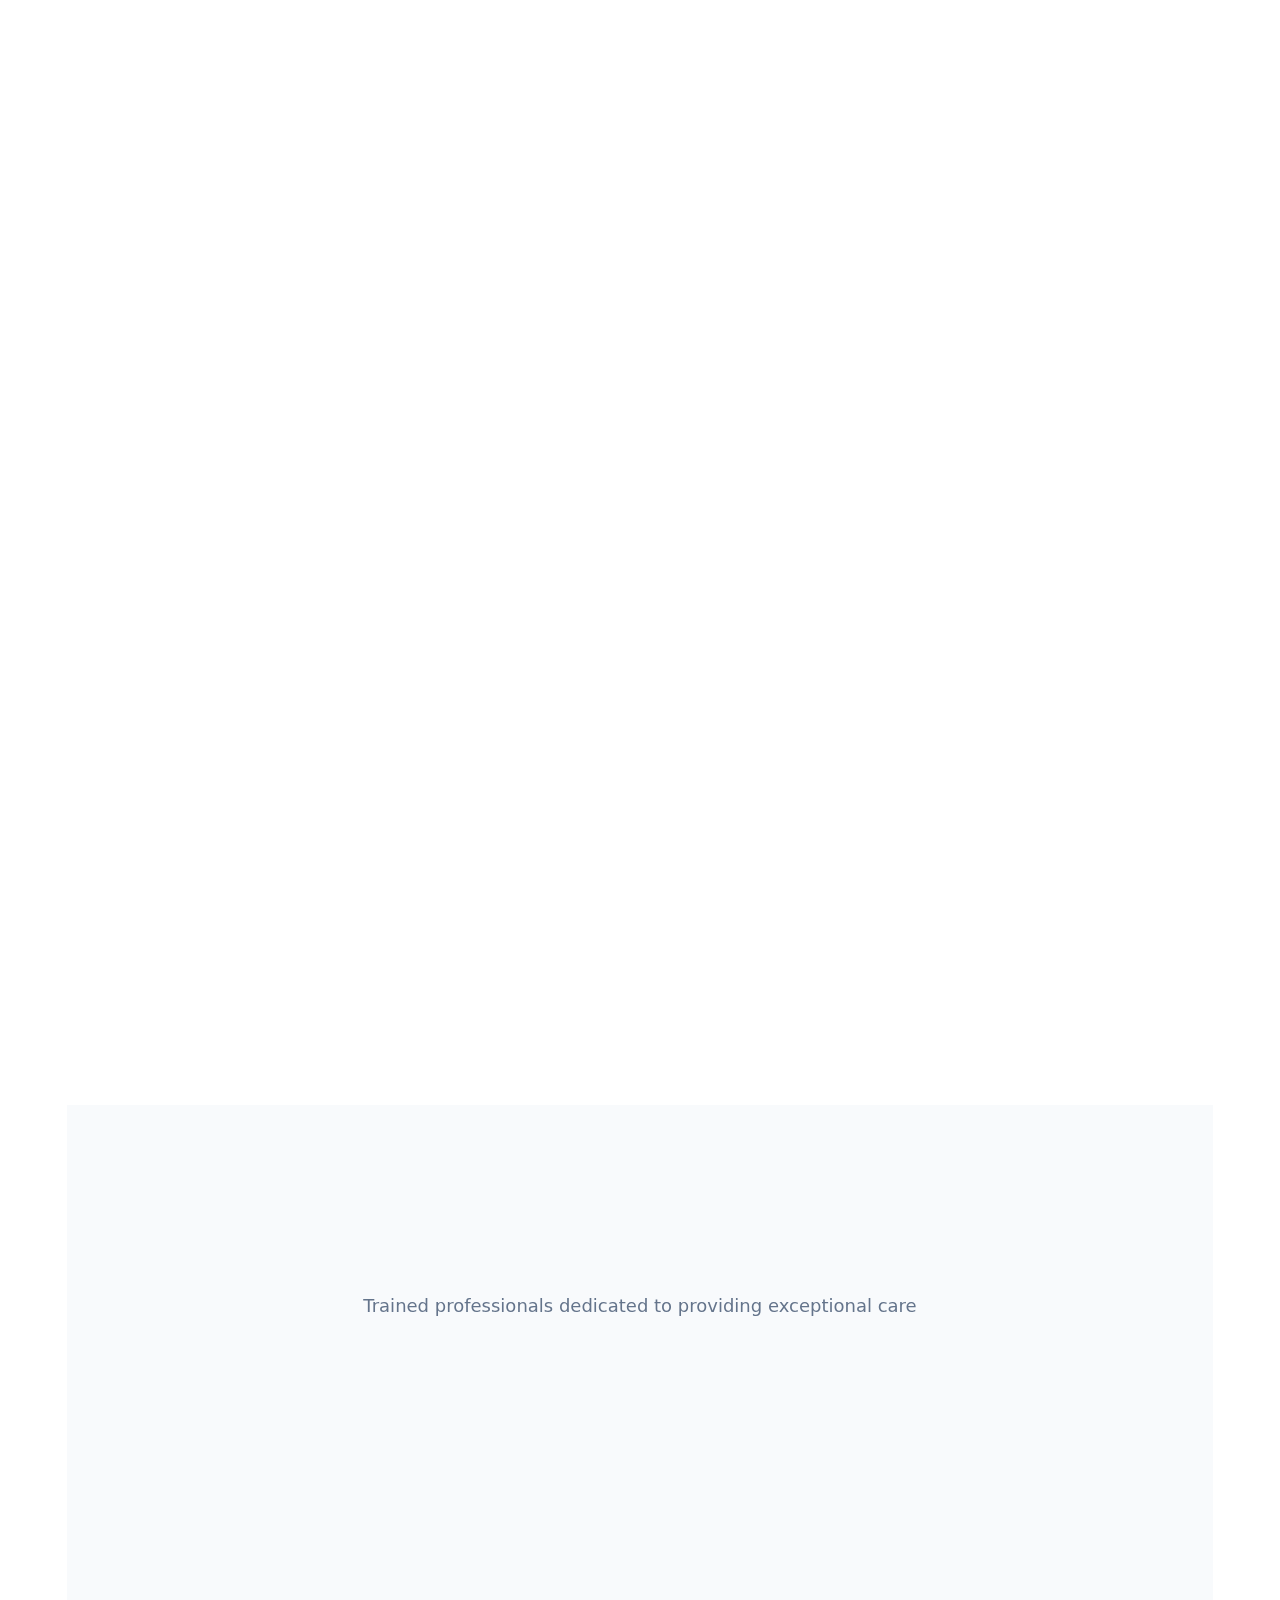
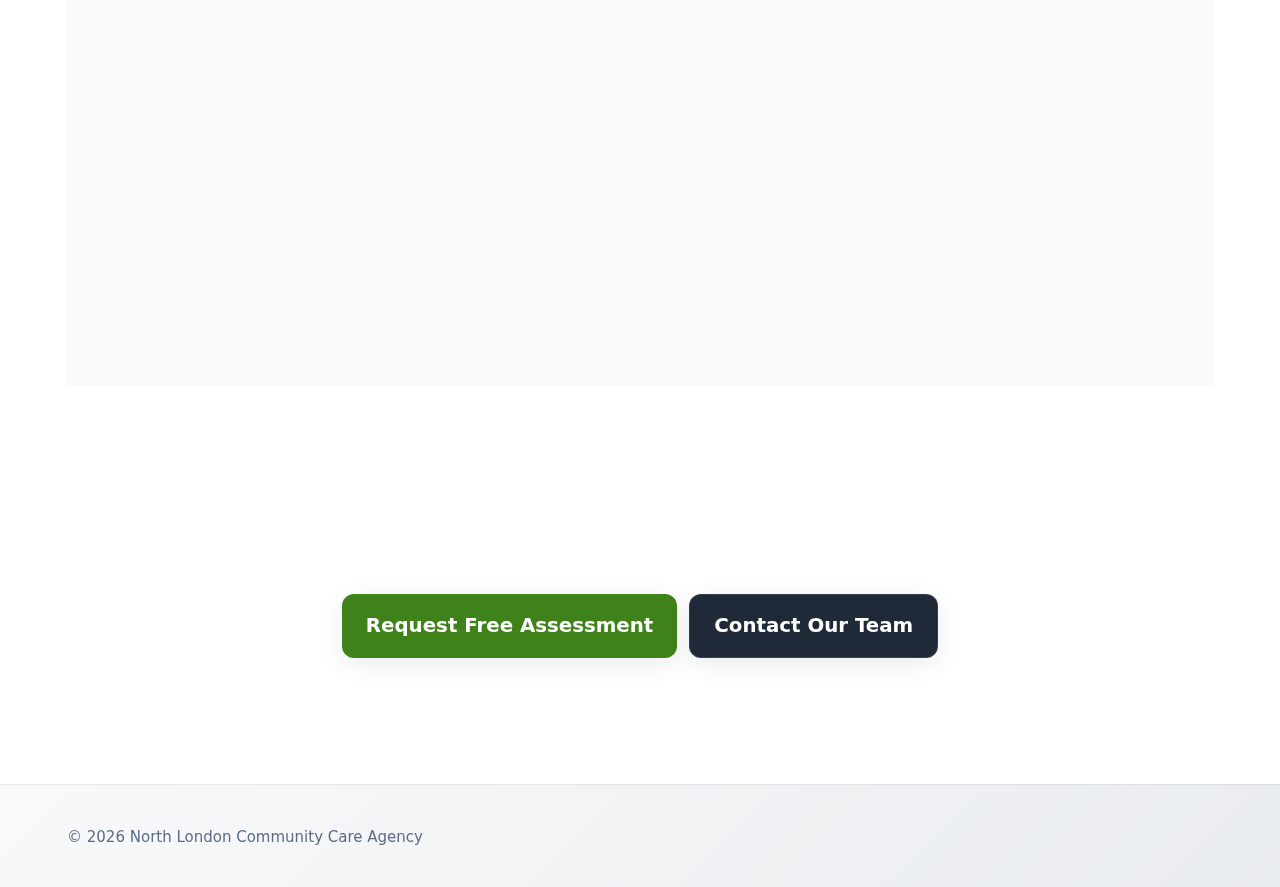
<file: services.html>
<!DOCTYPE html>
<html lang="en">
<head>
  <meta charset="utf-8" />
  <meta name="viewport" content="width=device-width, initial-scale=1" />
  <title>NLCCA – Services</title>
  <link rel="stylesheet" href="styles.css" />
</head>
<body>
  <a class="skip-link" href="#main">Skip to content</a>
  <header>
    <div class="container nav">
      <div class="brand"><img src="images/nlcca-logo.png" alt="NLCCA - North London Community Care Agency" class="brand-logo" /></div>
      <nav><ul>
        <li><a href="index.html">Home</a></li>
        <li><a href="services.html" class="active">Services</a></li>
        <li><a href="jobs.html">Jobs</a></li>
        <li><a href="applications.html">Applications</a></li>
        <li><a href="about.html">About</a></li>
        <li><a href="contact.html">Contact</a></li>
      </ul></nav>
      <a class="cta" href="applications.html">Apply / Book</a>
    </div>
  </header>

  <main id="main" class="container">
    <!-- ===================== Hero Header ===================== -->
        <section style="background: linear-gradient(rgba(0,0,0,0.8), rgba(0,0,0,0.8)), url('images/8f57ee_d383c99dbede486281d58ae1475289dc~mv2.avif') center/cover; color: white; text-align: center; padding: 4rem 0;">
      <div class="container">
        <h1 style="font-size: 3rem; margin-bottom: 1rem; text-shadow: 2px 2px 4px rgba(0,0,0,0.8);">Our Services</h1>
        <p style="font-size: 1.2rem; max-width: 600px; margin: 0 auto; text-shadow: 1px 1px 2px rgba(0,0,0,0.8);">NLCCA provides practical help with daily activities and personal care. Our staff are trained to provide support and care with contracts from Nightingale Training & Brokerage Services.</p>
      </div>
    </section>

    <!-- ===================== Services Grid ===================== -->
    <section class="section">
      <div class="grid services">
        <article class="card fade-in-up" data-delay="100" style="overflow: hidden;">
          <img src="images/8f57ee_df779458b44548559cff817f4374b468~mv2.avif" alt="Domiciliary care at home" style="width: 100%; height: 200px; object-fit: cover;" />
          <div style="padding: 1.5rem;">
            <h3>Personal Care</h3>
            <p>Professional personal care services delivered with dignity and respect to maintain independence in your own home.</p>
            <ul>
              <li>Personal hygiene assistance</li>
              <li>Medication administration</li>
              <li>Meal preparation and nutrition</li>
              <li>Mobility and transfer support</li>
              <li>Continence care</li>
            </ul>
          </div>
        </article>
        
        <article class="card fade-in-up" data-delay="200" style="overflow: hidden;">
          <img src="images/8f57ee_fd3df8206e0f4d579f59fb7b86819956~mv2.avif" alt="Elderly care and support" style="width: 100%; height: 200px; object-fit: cover;" />
          <div style="padding: 1.5rem;">
            <h3>Caring for Adults Over 65</h3>
            <p>Specialized care and support for older adults, helping them maintain dignity and independence in their own homes.</p>
          <ul>
            <li>Mobility support and assistance</li>
            <li>Regular wellness and health checks</li>
            <li>Emergency response coordination</li>
            <li>Social engagement and activities</li>
            <li>Family communication and liaison</li>
            </ul>
          </div>
        </article>
        
        <article class="card fade-in-up" data-delay="300" style="overflow: hidden;">
          <img src="images/8f57ee_5efe5a201c7a4110bf2bee6af133834b~mv2.avif" alt="Children and families support" style="width: 100%; height: 200px; object-fit: cover;" />
          <div style="padding: 1.5rem;">
            <h3>Children & Families</h3>
            <p>Family outreach, respite, and practical help around routines and education.</p>
            <ul>
              <li>Respite care</li>
              <li>Educational support</li>
              <li>Family guidance</li>
              <li>Community integration</li>
              <li>Crisis intervention</li>
            </ul>
          </div>
        </article>
        
        <article class="card fade-in-up" data-delay="400" style="overflow: hidden;">
          <img src="images/8f57ee_c3d9c358edf04c61bde0129fb2515caf~mv2.avif" alt="Dementia and memory care" style="width: 100%; height: 200px; object-fit: cover;" />
          <div style="padding: 1.5rem;">
            <h3>Dementia Care</h3>
            <p>Kind, consistent support that reduces anxiety and preserves independence.</p>
            <ul>
              <li>Memory care support</li>
              <li>Routine maintenance</li>
              <li>Behavioral management</li>
              <li>Family education</li>
              <li>Safety planning</li>
            </ul>
          </div>
        </article>
        
        <article class="card fade-in-up" data-delay="500" style="overflow: hidden;">
          <img src="images/8f57ee_b6a11c3a151743c986aec687ce8d5b3d~mv2.avif" alt="Community advocacy and support" style="width: 100%; height: 200px; object-fit: cover;" />
          <div style="padding: 1.5rem;">
            <h3>Community Advocacy</h3>
            <p>Language support, signposting and liaison with local authorities and NHS.</p>
            <ul>
              <li>Translation services</li>
              <li>Benefits guidance</li>
              <li>Healthcare navigation</li>
              <li>Legal referrals</li>
              <li>Community resources</li>
            </ul>
          </div>
        </article>
        
        <article class="card fade-in-up" data-delay="600" style="overflow: hidden;">
          <img src="images/8f57ee_aa6d2d9b474941d6bed0b96f4bfe474d~mv2.avif" alt="Safeguarding and risk assessment" style="width: 100%; height: 200px; object-fit: cover;" />
            <h3>Safeguarding & Risk</h3>
            <p>Assessments and action plans to keep people safe in their homes.</p>
            <ul>
              <li>Home safety assessments</li>
              <li>Risk management plans</li>
              <li>Emergency procedures</li>
              <li>Equipment provision</li>
              <li>Regular monitoring</li>
            </ul>
          </div>
        </article>
      </div>
    </section>

    <!-- ===================== Quality Assurance ===================== -->
    <section class="section">
      <div class="card fade-in-up" data-delay="700">
        <h2>Quality & Standards</h2>
        <p class="badge" aria-label="CQC rating badge">CQC Rated <span aria-hidden="true">•</span> <strong>GOOD</strong></p>
        <p>All our services are delivered in accordance with CQC standards and regulations. Our team receives ongoing training in:</p>
        <div class="grid" style="grid-template-columns: repeat(auto-fit, minmax(250px, 1fr)); gap: 1rem; margin-top: 1rem;">
          <div>
            <h4>Safeguarding</h4>
            <p>Protection of vulnerable adults and children</p>
          </div>
          <div>
            <h4>Cultural Competency</h4>
            <p>Understanding diverse community cultures and traditions</p>
          </div>
          <div>
            <h4>Health & Safety</h4>
            <p>Infection control and emergency procedures</p>
          </div>
          <div>
            <h4>Professional Development</h4>
            <p>Continuous learning and skill enhancement</p>
          </div>
        </div>
      </div>
    </section>

    <!-- ===================== Our Care Team ===================== -->
    <section class="section" style="background: #f8fafc; padding: 3rem 0;">
      <div class="container">
        <h2 style="text-align: center; font-size: 2.5rem; margin-bottom: 1rem;">Our Experienced Care Team</h2>
        <p style="text-align: center; margin-bottom: 3rem; color: #64748b;">Trained professionals dedicated to providing exceptional care</p>
        
        <div class="grid" style="grid-template-columns: repeat(auto-fit, minmax(280px, 1fr)); gap: 2rem;">
          <div class="card" style="overflow: hidden; box-shadow: 0 4px 6px rgba(0,0,0,0.1);">
            <img src="images/8f57ee_5e18489bd7904e70b7ece08ca53ba364~mv2.avif" alt="Professional NLCCA care worker" style="width: 100%; height: 300px; object-fit: cover;" />
            <div style="padding: 1.5rem; text-align: center;">
              <h4 style="color: #3F8219; margin-bottom: 0.5rem;">Compassionate Care</h4>
              <p style="font-size: 0.9rem; color: #666;">Our staff provide personalized, empathetic support</p>
            </div>
          </div>
          <div class="card" style="overflow: hidden; box-shadow: 0 4px 6px rgba(0,0,0,0.1);">
            <img src="images/8f57ee_9a53110a5a834221b418b35fa246b771~mv2 (1).avif" alt="Skilled NLCCA healthcare professional" style="width: 100%; height: 300px; object-fit: cover;" />
            <div style="padding: 1.5rem; text-align: center;">
              <h4 style="color: #3F8219; margin-bottom: 0.5rem;">Expert Knowledge</h4>
              <p style="font-size: 0.9rem; color: #666;">Fully trained in all aspects of home care delivery</p>
            </div>
          </div>
          <div class="card" style="overflow: hidden; box-shadow: 0 4px 6px rgba(0,0,0,0.1);">
            <img src="images/NLCCA staff.jpg" alt="Dedicated NLCCA team member" style="width: 100%; height: 300px; object-fit: cover;" />
            <div style="padding: 1.5rem; text-align: center;">
              <h4 style="color: #3F8219; margin-bottom: 0.5rem;">Professional Service</h4>
              <p style="font-size: 0.9rem; color: #666;">Committed to maintaining the highest standards</p>
            </div>
          </div>
        </div>
      </div>
    </section>

    <!-- ===================== Call to Action ===================== -->
    <section class="section text-center fade-in-up" data-delay="800">
      <h2>Ready to get started?</h2>
      <p class="lead">Contact us today for a free consultation and risk assessment.</p>
      <div class="hero-actions" style="justify-content: center;">
        <a class="cta" href="applications.html" style="background: #3F8219; color: white;">Request Free Assessment</a>
        <a class="cta secondary" href="contact.html" style="background: #1f2937; color: white;">Contact Our Team</a>
      </div>
    </section>
  </main>

  <footer>
    <div class="container">
      <small>© <span id="y"></span> North London Community Care Agency</small>
    </div>
    <script>document.getElementById('y').textContent = new Date().getFullYear();</script>
    <script src="animations.js"></script>
  </footer>
</body>
</html>
</file>
<file: styles.css>
:root{
/* Brand palette */
--primary:#63247D;
--light:#F3E8FF;
--dark:#1B2C51;

--bs-primary: var(--primary);
--bs-light: var(--light);
--bs-dark: var(--dark);

/* Light theme */
--bg:#ffffff; /* page background now WHITE */
--text:#1B2C51; /* main text (uses your --dark tone) */
--panel:#ffffff; /* card background on white */
--muted:#5b6b87; /* secondary text on light */
--brand:var(--primary);
--brand-2:#8B4FA8;
--ok:#3F8219;
--warn:#ffdd57;
--danger:#ff6b6b;
--ring: color-mix(in oklab, var(--primary) 28%, transparent);
--max:1200px;
--radius:18px;
--shadow: 0 6px 24px rgba(0,0,0,.08);
--shadow-hover: 0 12px 40px rgba(0,0,0,.12);

/* Animation variables */
--ease-out: cubic-bezier(0.25, 0.46, 0.45, 0.94);
--ease-bounce: cubic-bezier(0.68, -0.55, 0.265, 1.55);
--duration: 0.3s;
}

/* =====================
Base Styles with Animations
===================== */
*{box-sizing:border-box}
html{scroll-behavior: smooth;}
html,body{margin:0;padding:0;background:var(--bg);color:var(--text);font:18px/1.7 system-ui, -apple-system, Segoe UI, Roboto, Ubuntu, Cantarell, Noto Sans, Arial, "Apple Color Emoji", "Segoe UI Emoji"}
a{color:var(--brand);text-decoration:none;transition: all var(--duration) var(--ease-out);}
a:hover{text-decoration:underline;color:var(--brand-2);}
img{max-width:100%;display:block}

/* Loading animation */
@keyframes fadeIn {
  from { opacity: 0; }
  to { opacity: 1; }
}

@keyframes slideUp {
  from { 
    opacity: 0; 
    transform: translateY(30px); 
  }
  to { 
    opacity: 1; 
    transform: translateY(0); 
  }
}

@keyframes slideDown {
  from { 
    opacity: 0; 
    transform: translateY(-20px); 
  }
  to { 
    opacity: 1; 
    transform: translateY(0); 
  }
}

@keyframes scaleIn {
  from { 
    opacity: 0; 
    transform: scale(0.9); 
  }
  to { 
    opacity: 1; 
    transform: scale(1); 
  }
}

/* Fade-in animations */
.fade-in {
  animation: fadeIn 0.8s var(--ease-out);
}

.fade-in-up {
  animation: slideUp 0.6s var(--ease-out);
  animation-fill-mode: both;
}

.fade-in-down {
  animation: slideDown 0.6s var(--ease-out);
  animation-fill-mode: both;
}

.scale-in {
  animation: scaleIn 0.5s var(--ease-bounce);
}

/* Staggered animations */
.fade-in-up[data-delay="100"] { animation-delay: 0.1s; }
.fade-in-up[data-delay="200"] { animation-delay: 0.2s; }
.fade-in-up[data-delay="300"] { animation-delay: 0.3s; }
.fade-in-up[data-delay="400"] { animation-delay: 0.4s; }
.fade-in-up[data-delay="500"] { animation-delay: 0.5s; }
.fade-in-up[data-delay="600"] { animation-delay: 0.6s; }
.fade-in-up[data-delay="700"] { animation-delay: 0.7s; }
.fade-in-up[data-delay="800"] { animation-delay: 0.8s; }


.container{max-width:var(--max);margin-inline:auto;padding:0 1.5rem}

@media (max-width: 768px) {
  .container {
    padding: 0 1rem;
  }
}
.stack{display:grid;gap:14px}
.grid{display:grid;gap:18px}

/* Text utilities */
.text-center { text-align: center; }
.lead { font-size: 1.1rem; color: var(--muted); }

/* Page header styles */
.page-header {
  padding: 2rem 0;
  text-align: center;
  border-bottom: 1px solid rgba(0,0,0,.06);
  margin-bottom: 2rem;
}

.page-header h1 {
  font-size: clamp(24px, 4vw, 36px);
  margin: 0 0 1rem;
  color: var(--dark);
}

/* =====================
Header / Nav with animations
===================== */
.skip-link{position:absolute;left:-9999px;top:auto;width:1px;height:1px;overflow:hidden}
.skip-link:focus{left:12px;top:12px;width:auto;height:auto;z-index:9999;background:#fff;color:#000;padding:8px 12px;border-radius:10px}

header{
  position:sticky;
  top:0;
  z-index:50;
  backdrop-filter:saturate(140%) blur(8px);
  background:rgba(255,255,255,.9);
  border-bottom:1px solid rgba(0,0,0,.06);
  animation: slideDown 0.8s var(--ease-out);
}

.nav{
  display:flex;
  align-items:center;
  justify-content:space-between;
  gap:16px;
}

/* Logo styling */
.brand-logo {
  height: 80px;
  width: auto;
  max-width: 350px;
  padding:14px 0;
}

.brand{
  display:flex;
  align-items:center;
  gap:12px;
  font-weight:700;
  letter-spacing:.3px;
  transition: transform var(--duration) var(--ease-out);
}

.brand:hover {
  transform: scale(1.02);
}

.brand-badge{
  width:36px;
  height:36px;
  border-radius:12px;
  background:linear-gradient(135deg,var(--brand),var(--brand-2));
  display:grid;
  place-items:center;
  box-shadow:var(--shadow);
  transition: all var(--duration) var(--ease-out);
}

.brand:hover .brand-badge {
  box-shadow: var(--shadow-hover);
  transform: rotate(3deg);
}

.brand-badge span{font-weight:800}

nav ul{
  display:flex;
  gap:18px;
  margin:0;
  padding:0;
  list-style:none;
}

nav a{
  color:var(--dark);
  opacity:.85;
  padding:8px 10px;
  border-radius:10px;
  position: relative;
  transition: all var(--duration) var(--ease-out);
  overflow: hidden;
}

nav a::before {
  content: '';
  position: absolute;
  bottom: 0;
  left: 50%;
  width: 0;
  height: 2px;
  background: var(--brand);
  transition: all var(--duration) var(--ease-out);
  transform: translateX(-50%);
}

nav a:hover, nav a:focus, nav a.active{
  opacity:1;
  background:rgba(239,245,255,.8);
  outline:none;
  transform: translateY(-2px);
}

nav a:hover::before, nav a.active::before {
  width: 80%;
}

nav a.active {
  color: var(--brand);
  font-weight: 600;
}


.cta{
  display:inline-flex;
  align-items:center;
  gap:10px;
  background:#3F8219;
  color:#ffffff;
  font-weight:700;
  padding:14px 24px;
  border-radius:12px;
  font-size: 1.1rem;
  box-shadow:var(--shadow);
  transition: all var(--duration) var(--ease-out);
  border: none;
  cursor: pointer;
  position: relative;
  overflow: hidden;
}

.cta::before {
  content: '';
  position: absolute;
  top: 0;
  left: -100%;
  width: 100%;
  height: 100%;
  background: linear-gradient(90deg, transparent, rgba(255,255,255,0.3), transparent);
  transition: left 0.5s;
}

.cta:hover {
  transform: translateY(-2px);
  box-shadow: var(--shadow-hover);
  text-decoration: none;
  color: #ffffff;
}

.cta:hover::before {
  left: 100%;
}

.cta:active {
  transform: translateY(0);
}

.cta.secondary{
  background:#1b2127;
  color:var(--text);
  border:1px solid rgba(255,255,255,.1);
}

.cta.secondary:hover {
  background: var(--dark);
  color: white;
}

/* =====================
Hero with animations
===================== */
.hero{
  padding:64px 0 32px;
  background:
  radial-gradient(80% 60% at 10% 0%, color-mix(in oklab, var(--primary) 12%, transparent), transparent 60%),
  radial-gradient(70% 50% at 100% 0%, color-mix(in oklab, var(--brand-2) 10%, transparent), transparent 60%);
  animation: fadeIn 1s var(--ease-out);
}

.hero .wrap{
  display:grid;
  gap:24px;
  align-items:center;
}

.hero h1{
  font-size:clamp(28px, 5vw, 46px);
  line-height:1.2;
  margin:0;
  animation: slideUp 0.8s var(--ease-out);
}

.lede{
  font-size:1.1rem;
  color:var(--muted);
  animation: slideUp 0.8s var(--ease-out) 0.2s both;
}

.hero-actions{
  display:flex;
  flex-wrap:wrap;
  gap:12px;
  animation: slideUp 0.8s var(--ease-out) 0.4s both;
}


/* =====================
Cards & Panels with animations
===================== */
.card{
  background:var(--panel);
  border:1px solid rgba(0,0,0,.08);
  border-radius:var(--radius);
  padding:18px;
  box-shadow:var(--shadow);
  transition: all var(--duration) var(--ease-out);
  position: relative;
  overflow: hidden;
}

.card::before {
  content: '';
  position: absolute;
  top: 0;
  left: 0;
  right: 0;
  height: 3px;
  background: linear-gradient(90deg, var(--brand), var(--brand-2));
  transform: scaleX(0);
  transition: transform var(--duration) var(--ease-out);
  transform-origin: left;
}

.card:hover {
  transform: translateY(-5px);
  box-shadow: var(--shadow-hover);
  border-color: rgba(4,99,250,.15);
}

.card:hover::before {
  transform: scaleX(1);
}

.card h3{
  margin:.2rem 0 .4rem;
  font-size:1.1rem;
  transition: color var(--duration) var(--ease-out);
}

.card:hover h3 {
  color: var(--brand);
}

.card p{
  margin:0;
  color:var(--muted);
}

.card ul {
  margin: 1rem 0 0;
  padding-left: 1.2rem;
  color: var(--muted);
}

.card li {
  margin-bottom: 0.3rem;
  transition: color var(--duration) var(--ease-out);
}

.card:hover li {
  color: var(--text);
}

.soft{
  background:linear-gradient(180deg, rgba(255,255,255,.04), rgba(255,255,255,.02));
}

/* Quick actions with staggered animation */
.quick-actions{
  grid-template-columns:repeat(auto-fit,minmax(220px,1fr));
}

.quick-actions .card{
  display:grid;
  align-content:start;
  gap:10px;
  animation: scaleIn 0.6s var(--ease-bounce);
}

.quick-actions .card:nth-child(1) { animation-delay: 0.1s; animation-fill-mode: both; }
.quick-actions .card:nth-child(2) { animation-delay: 0.2s; animation-fill-mode: both; }
.quick-actions .card:nth-child(3) { animation-delay: 0.3s; animation-fill-mode: both; }
.quick-actions .card:nth-child(4) { animation-delay: 0.4s; animation-fill-mode: both; }

/* Services */
.services{grid-template-columns:repeat(3, 1fr); gap: 2rem;}

/* Jobs */
.jobs{grid-template-columns:1fr; gap: 1.5rem;}
.job{display:grid;gap:10px; margin-bottom: 1rem;}

@media (max-width: 768px) {
  .jobs {
    gap: 1rem;
  }
}
.job .meta{display:flex;gap:10px;flex-wrap:wrap;color:var(--muted)}

.pill{
  display:inline-flex;
  align-items:center;
  gap:8px;
  background:var(--light);
  border:1px solid color-mix(in oklab, var(--primary) 20%, transparent);
  border-radius:999px;
  padding:6px 10px;
  color:var(--dark);
  transition: all var(--duration) var(--ease-out);
}

.pill:hover {
  background: var(--brand);
  color: white;
  transform: scale(1.05);
}


/* =====================
Forms with animations
===================== */
form{
  display:grid;
  gap:12px;
  animation: fadeIn 0.6s var(--ease-out);
}

.field {
  display: grid;
  gap: 4px;
}

.field label {
  font-weight: 600;
  color: var(--dark);
  font-size: 0.9rem;
}

.field input, 
.field select, 
.field textarea {
  padding: 12px 16px;
  border: 2px solid rgba(0,0,0,.08);
  border-radius: 10px;
  font-family: inherit;
  font-size: 1rem;
  transition: all var(--duration) var(--ease-out);
  background: var(--bg);
}

.field input:focus, 
.field select:focus, 
.field textarea:focus {
  outline: none;
  border-color: var(--brand);
  box-shadow: 0 0 0 3px var(--ring);
  transform: translateY(-1px);
}

.field textarea {
  resize: vertical;
  min-height: 100px;
}

.help {
  font-size: 0.85rem;
  color: var(--muted);
  margin: 0;
}

/* Form grid layouts */
.forms-grid {
  grid-template-columns: 1fr;
  gap: 2rem;
}

@media (min-width: 768px) {
  .forms-grid {
    grid-template-columns: repeat(auto-fit, minmax(300px, 1fr));
  }
}

/* Contact cards */
.contact-cards {
  grid-template-columns: repeat(auto-fit, minmax(200px, 1fr));
  gap: 1.5rem;
}

/* Badge styles */
.badge {
  display: inline-flex;
  align-items: center;
  gap: 8px;
  background: linear-gradient(135deg, var(--ok), #27ae60);
  color: white;
  padding: 8px 12px;
  border-radius: 20px;
  font-size: 0.9rem;
  font-weight: 600;
  margin-bottom: 1rem;
}

/* Section spacing */
.section {
  padding: 3rem 0;
  animation: fadeIn 0.8s var(--ease-out);
}

@media (max-width: 768px) {
  .section {
    padding: 2rem 0;
  }
}

/* Ensure main content has proper spacing */
main {
  padding: 0 0 2rem 0;
}

@media (max-width: 768px) {
  main {
    padding: 0 0 1rem 0;
  }
}

/* Better spacing for page headers */
.page-header {
  padding: 2rem 0;
  margin-bottom: 1rem;
}

@media (max-width: 768px) {
  .page-header {
    padding: 1.5rem 0;
  }
}

/* Improve grid spacing on mobile */
.grid {
  margin-bottom: 1rem;
}

@media (max-width: 768px) {
  .grid {
    gap: 1rem !important;
  }
}

/* Better form spacing */
.forms-grid {
  gap: 1.5rem;
}

@media (max-width: 768px) {
  .forms-grid {
    gap: 1rem;
  }
}

.section h2 {
  font-size: clamp(24px, 4vw, 32px);
  margin-bottom: 1rem;
  color: var(--dark);
}

/* Footer styles */
footer {
  margin-top: 4rem;
  padding: 2rem 0;
  background: linear-gradient(135deg, #f8f9fa, #e9ecef);
  border-top: 1px solid rgba(0,0,0,.06);
  animation: fadeIn 1s var(--ease-out);
}

footer small {
  color: var(--muted);
}

/* =====================
Responsive Design
===================== */
@media (max-width: 768px) {
  .nav {
    flex-direction: column;
    gap: 12px;
    padding: 12px 0;
  }
  
  nav ul {
    gap: 12px;
    flex-wrap: wrap;
    justify-content: center;
  }
  
  .hero {
    padding: 32px 0 24px;
  }
  
  .quick-actions {
    grid-template-columns: 1fr;
  }
  
  .services {
    grid-template-columns: 1fr;
  }
  
  .hero-actions {
    justify-content: center;
  }
}

/* =====================
Accessibility & Loading States
===================== */
@media (prefers-reduced-motion: reduce) {
  *,
  *::before,
  *::after {
    animation-duration: 0.01ms !important;
    animation-iteration-count: 1 !important;
    transition-duration: 0.01ms !important;
  }
}

/* Loading spinner */
@keyframes spin {
  to { transform: rotate(360deg); }
}

.loading {
  display: inline-block;
  width: 20px;
  height: 20px;
  border: 2px solid rgba(255,255,255,.3);
  border-radius: 50%;
  border-top-color: white;
  animation: spin 1s ease-in-out infinite;
}

/* Focus visible for better accessibility */
.cta:focus-visible,
nav a:focus-visible,
input:focus-visible,
select:focus-visible,
textarea:focus-visible {
  outline: 2px solid var(--brand);
  outline-offset: 2px;
}
</file>
